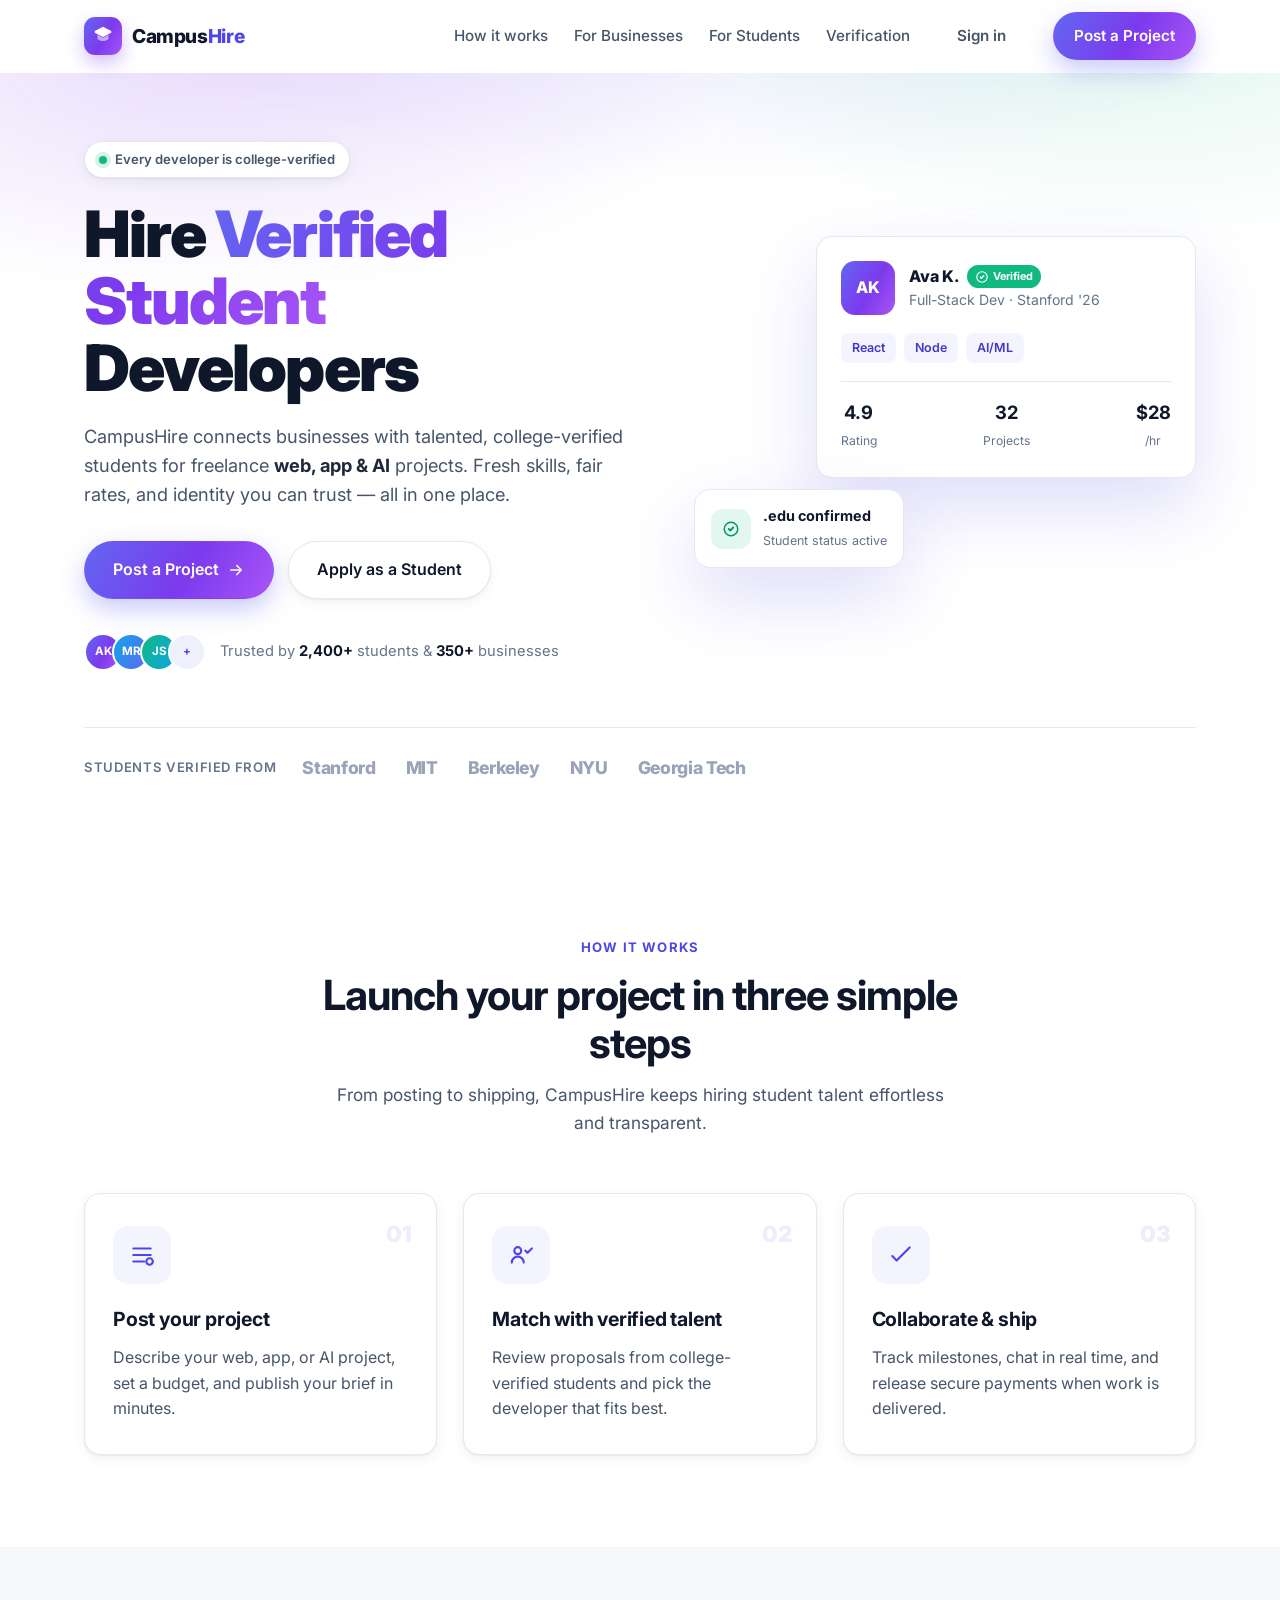
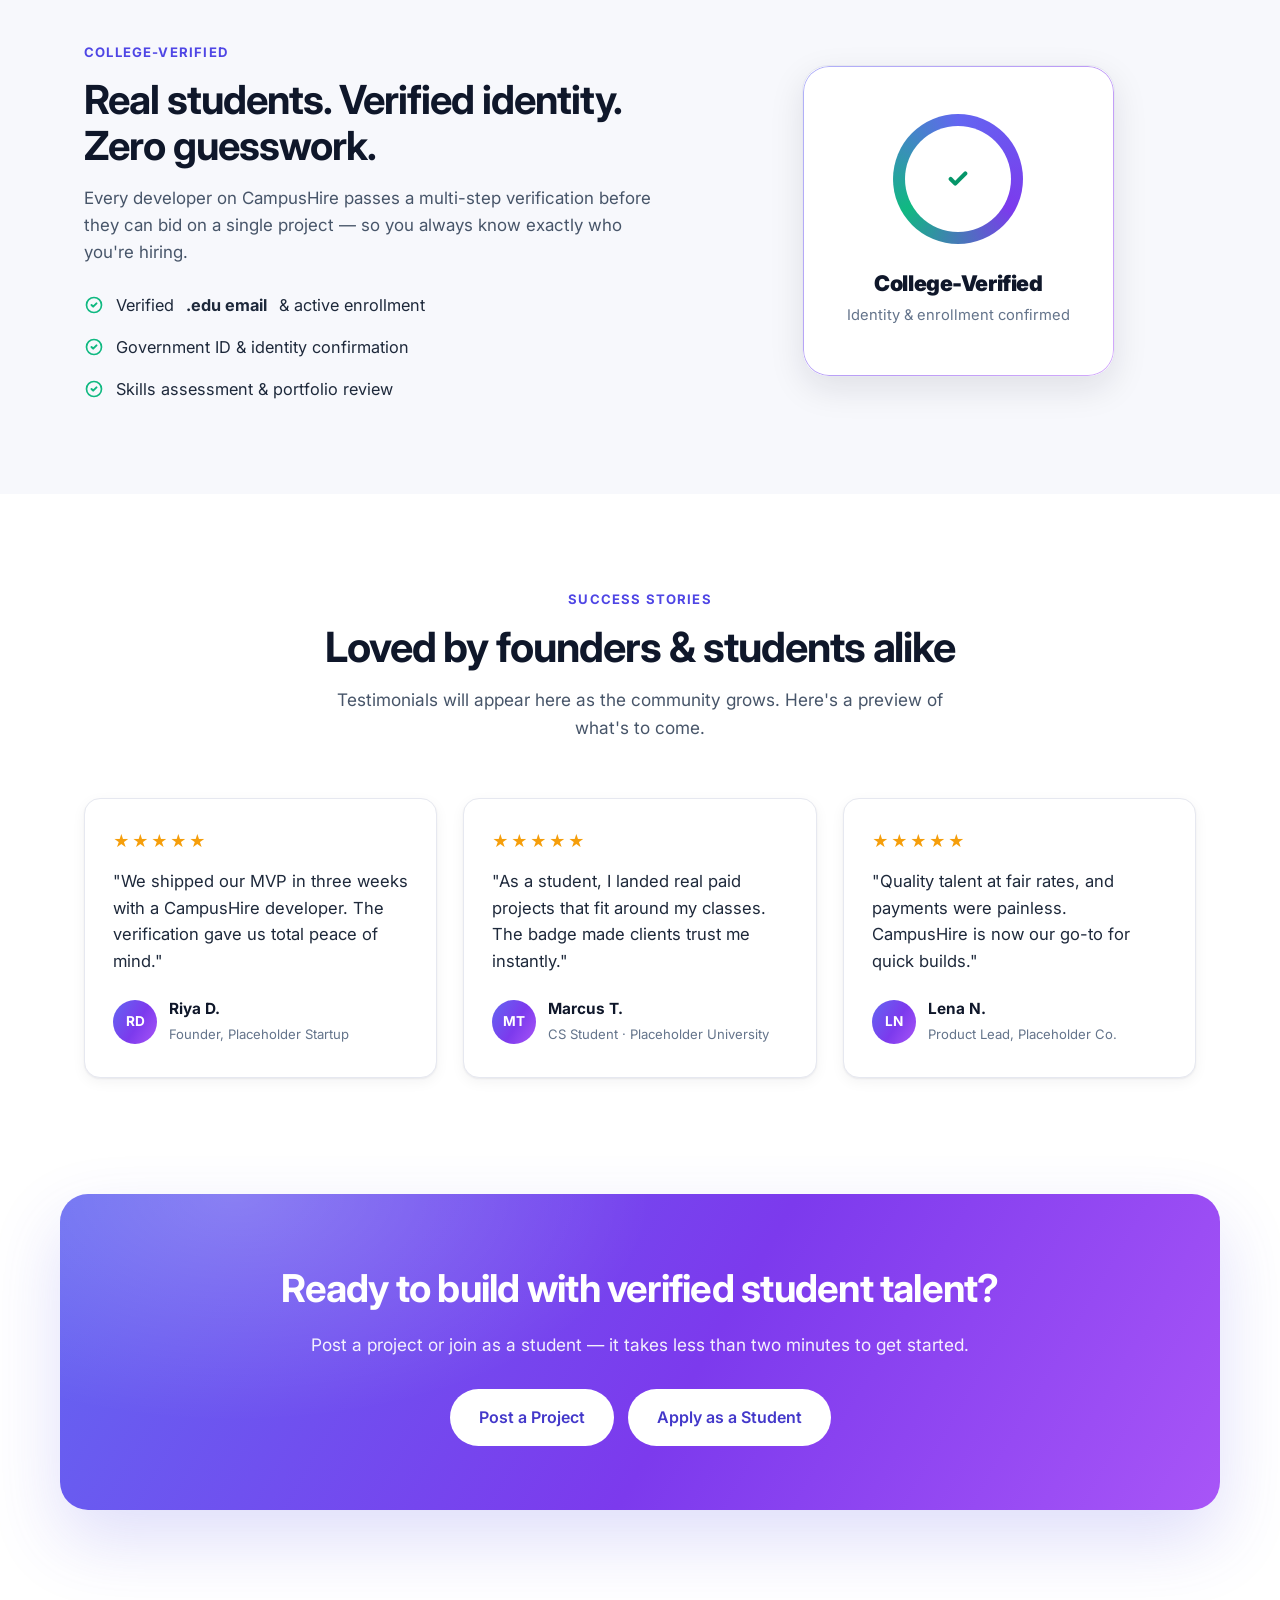
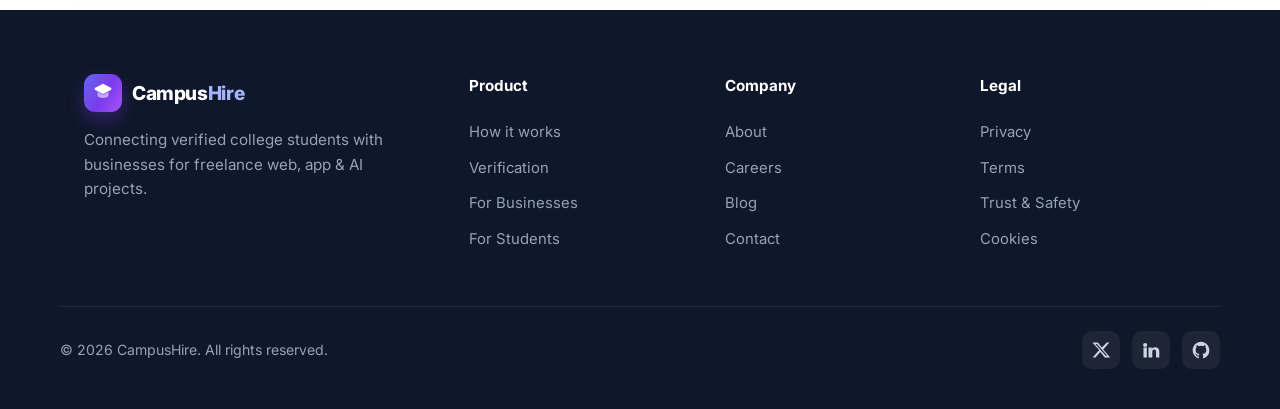
<file: index.html>
<!DOCTYPE html>
<html lang="en">
<head>
  <meta charset="UTF-8" />
  <meta name="viewport" content="width=device-width, initial-scale=1.0" />
  <meta name="description" content="CampusHire connects verified college student developers with businesses for freelance web, app, and AI projects." />
  <title>CampusHire — Hire Verified Student Developers</title>
  <link rel="preconnect" href="https://fonts.googleapis.com" />
  <link rel="preconnect" href="https://fonts.gstatic.com" crossorigin />
  <link href="https://fonts.googleapis.com/css2?family=Inter:wght@400;500;600;700;800;900&display=swap" rel="stylesheet" />
  <link rel="stylesheet" href="styles.css" />
</head>
<body>

  <!-- ============ NAVBAR ============ -->
  <header class="nav" id="nav">
    <div class="container nav__inner">
      <a href="#" class="brand" aria-label="CampusHire home">
        <span class="brand__mark">
          <svg width="22" height="22" viewBox="0 0 24 24" fill="none" aria-hidden="true">
            <path d="M12 2 3 6.5v2L12 13l9-4.5v-2L12 2Z" fill="currentColor"/>
            <path d="M6 10.5v4.2c0 .6.35 1.15.9 1.42C8.5 16.9 10.2 17.5 12 17.5s3.5-.6 5.1-1.38c.55-.27.9-.82.9-1.42v-4.2L12 14l-6-3.5Z" fill="currentColor" opacity=".55"/>
          </svg>
        </span>
        <span class="brand__name">Campus<span>Hire</span></span>
      </a>

      <nav class="nav__links" id="navLinks" aria-label="Primary">
        <a href="#how">How it works</a>
        <a href="businesses.html">For Businesses</a>
        <a href="students.html">For Students</a>
        <a href="#verified">Verification</a>
        <a href="#" class="btn btn--ghost">Sign in</a>
        <a href="businesses.html" class="btn btn--primary">Post a Project</a>
      </nav>

      <button class="nav__toggle" id="navToggle" aria-label="Toggle menu" aria-expanded="false">
        <span></span><span></span><span></span>
      </button>
    </div>
  </header>

  <main>
    <!-- ============ HERO ============ -->
    <section class="hero">
      <div class="hero__glow" aria-hidden="true"></div>
      <div class="container hero__inner">
        <div class="hero__copy">
          <span class="pill">
            <span class="pill__dot"></span>
            Every developer is college-verified
          </span>
          <h1 class="hero__title">
            Hire <span class="grad">Verified Student</span> Developers
          </h1>
          <p class="hero__sub">
            CampusHire connects businesses with talented, college-verified students for
            freelance <strong>web, app &amp; AI</strong> projects. Fresh skills, fair rates,
            and identity you can trust — all in one place.
          </p>
          <div class="hero__cta">
            <a href="#cta" class="btn btn--primary btn--lg">
              Post a Project
              <svg width="18" height="18" viewBox="0 0 24 24" fill="none" aria-hidden="true"><path d="M5 12h14M13 6l6 6-6 6" stroke="currentColor" stroke-width="2" stroke-linecap="round" stroke-linejoin="round"/></svg>
            </a>
            <a href="#cta" class="btn btn--outline btn--lg">Apply as a Student</a>
          </div>
          <div class="hero__proof">
            <div class="avatars" aria-hidden="true">
              <span>AK</span><span>MR</span><span>JS</span><span>+</span>
            </div>
            <p>Trusted by <strong>2,400+</strong> students &amp; <strong>350+</strong> businesses</p>
          </div>
        </div>

        <!-- Hero visual / mock profile card -->
        <div class="hero__visual" aria-hidden="true">
          <div class="mockcard mockcard--main">
            <div class="mockcard__head">
              <div class="mockcard__avatar">AK</div>
              <div>
                <div class="mockcard__name">
                  Ava K.
                  <span class="verified">
                    <svg width="14" height="14" viewBox="0 0 24 24" fill="none"><path d="m9 12 2 2 4-4" stroke="#fff" stroke-width="2.4" stroke-linecap="round" stroke-linejoin="round"/><circle cx="12" cy="12" r="9" stroke="#fff" stroke-width="2"/></svg>
                    Verified
                  </span>
                </div>
                <div class="mockcard__role">Full-Stack Dev · Stanford '26</div>
              </div>
            </div>
            <div class="mockcard__tags">
              <span>React</span><span>Node</span><span>AI/ML</span>
            </div>
            <div class="mockcard__stats">
              <div><strong>4.9</strong><small>Rating</small></div>
              <div><strong>32</strong><small>Projects</small></div>
              <div><strong>$28</strong><small>/hr</small></div>
            </div>
          </div>
          <div class="mockcard mockcard--float">
            <div class="mockcard__badge">
              <svg width="18" height="18" viewBox="0 0 24 24" fill="none"><path d="m9 12 2 2 4-4" stroke="currentColor" stroke-width="2.4" stroke-linecap="round" stroke-linejoin="round"/><circle cx="12" cy="12" r="9" stroke="currentColor" stroke-width="2"/></svg>
            </div>
            <div>
              <strong>.edu confirmed</strong>
              <small>Student status active</small>
            </div>
          </div>
        </div>
      </div>

      <!-- Logo strip -->
      <div class="container">
        <div class="logostrip">
          <span>Students verified from</span>
          <div class="logostrip__list">
            <span>Stanford</span><span>MIT</span><span>Berkeley</span><span>NYU</span><span>Georgia Tech</span>
          </div>
        </div>
      </div>
    </section>

    <!-- ============ HOW IT WORKS ============ -->
    <section class="section" id="how">
      <div class="container">
        <div class="section__head">
          <span class="eyebrow">How it works</span>
          <h2>Launch your project in three simple steps</h2>
          <p>From posting to shipping, CampusHire keeps hiring student talent effortless and transparent.</p>
        </div>

        <div class="steps">
          <article class="step">
            <span class="step__num">01</span>
            <div class="step__icon">
              <svg width="26" height="26" viewBox="0 0 24 24" fill="none"><path d="M4 6h16M4 12h16M4 18h10" stroke="currentColor" stroke-width="2" stroke-linecap="round"/><circle cx="19" cy="18" r="3" stroke="currentColor" stroke-width="2"/></svg>
            </div>
            <h3>Post your project</h3>
            <p>Describe your web, app, or AI project, set a budget, and publish your brief in minutes.</p>
          </article>

          <article class="step">
            <span class="step__num">02</span>
            <div class="step__icon">
              <svg width="26" height="26" viewBox="0 0 24 24" fill="none"><circle cx="9" cy="8" r="3.2" stroke="currentColor" stroke-width="2"/><path d="M3.5 19a5.5 5.5 0 0 1 11 0" stroke="currentColor" stroke-width="2" stroke-linecap="round"/><path d="m16 8 2 2 4-4" stroke="currentColor" stroke-width="2" stroke-linecap="round" stroke-linejoin="round"/></svg>
            </div>
            <h3>Match with verified talent</h3>
            <p>Review proposals from college-verified students and pick the developer that fits best.</p>
          </article>

          <article class="step">
            <span class="step__num">03</span>
            <div class="step__icon">
              <svg width="26" height="26" viewBox="0 0 24 24" fill="none"><path d="M4 13l4 4L20 5" stroke="currentColor" stroke-width="2" stroke-linecap="round" stroke-linejoin="round"/></svg>
            </div>
            <h3>Collaborate &amp; ship</h3>
            <p>Track milestones, chat in real time, and release secure payments when work is delivered.</p>
          </article>
        </div>
      </div>
    </section>

    <!-- ============ TRUST / VERIFICATION ============ -->
    <section class="section section--tint" id="verified">
      <div class="container verify">
        <div class="verify__copy">
          <span class="eyebrow">College-verified</span>
          <h2>Real students. Verified identity. Zero guesswork.</h2>
          <p>Every developer on CampusHire passes a multi-step verification before they can bid on a single project — so you always know exactly who you're hiring.</p>
          <ul class="checklist">
            <li>
              <svg width="20" height="20" viewBox="0 0 24 24" fill="none"><path d="m9 12 2 2 4-4" stroke="currentColor" stroke-width="2.4" stroke-linecap="round" stroke-linejoin="round"/><circle cx="12" cy="12" r="9" stroke="currentColor" stroke-width="2"/></svg>
              Verified <strong>.edu email</strong> &amp; active enrollment
            </li>
            <li>
              <svg width="20" height="20" viewBox="0 0 24 24" fill="none"><path d="m9 12 2 2 4-4" stroke="currentColor" stroke-width="2.4" stroke-linecap="round" stroke-linejoin="round"/><circle cx="12" cy="12" r="9" stroke="currentColor" stroke-width="2"/></svg>
              Government ID &amp; identity confirmation
            </li>
            <li>
              <svg width="20" height="20" viewBox="0 0 24 24" fill="none"><path d="m9 12 2 2 4-4" stroke="currentColor" stroke-width="2.4" stroke-linecap="round" stroke-linejoin="round"/><circle cx="12" cy="12" r="9" stroke="currentColor" stroke-width="2"/></svg>
              Skills assessment &amp; portfolio review
            </li>
          </ul>
        </div>

        <!-- Verified badge concept -->
        <div class="verify__badge">
          <div class="badge">
            <div class="badge__ring">
              <div class="badge__core">
                <svg width="44" height="44" viewBox="0 0 24 24" fill="none"><path d="m8 12 2.5 2.5L16 9" stroke="currentColor" stroke-width="2.2" stroke-linecap="round" stroke-linejoin="round"/></svg>
              </div>
            </div>
            <div class="badge__label">College-Verified</div>
            <div class="badge__sub">Identity &amp; enrollment confirmed</div>
          </div>
        </div>
      </div>
    </section>

    <!-- ============ TESTIMONIALS ============ -->
    <section class="section" id="testimonials">
      <div class="container">
        <div class="section__head">
          <span class="eyebrow">Success stories</span>
          <h2>Loved by founders &amp; students alike</h2>
          <p>Testimonials will appear here as the community grows. Here's a preview of what's to come.</p>
        </div>

        <div class="testimonials">
          <figure class="quote">
            <div class="quote__stars">★★★★★</div>
            <blockquote>"We shipped our MVP in three weeks with a CampusHire developer. The verification gave us total peace of mind."</blockquote>
            <figcaption>
              <span class="quote__avatar">RD</span>
              <span>
                <strong>Riya D.</strong>
                <small>Founder, Placeholder Startup</small>
              </span>
            </figcaption>
          </figure>

          <figure class="quote">
            <div class="quote__stars">★★★★★</div>
            <blockquote>"As a student, I landed real paid projects that fit around my classes. The badge made clients trust me instantly."</blockquote>
            <figcaption>
              <span class="quote__avatar">MT</span>
              <span>
                <strong>Marcus T.</strong>
                <small>CS Student · Placeholder University</small>
              </span>
            </figcaption>
          </figure>

          <figure class="quote">
            <div class="quote__stars">★★★★★</div>
            <blockquote>"Quality talent at fair rates, and payments were painless. CampusHire is now our go-to for quick builds."</blockquote>
            <figcaption>
              <span class="quote__avatar">LN</span>
              <span>
                <strong>Lena N.</strong>
                <small>Product Lead, Placeholder Co.</small>
              </span>
            </figcaption>
          </figure>
        </div>
      </div>
    </section>

    <!-- ============ CTA BAND ============ -->
    <section class="ctaband" id="cta">
      <div class="container ctaband__inner">
        <h2>Ready to build with verified student talent?</h2>
        <p>Post a project or join as a student — it takes less than two minutes to get started.</p>
        <div class="ctaband__buttons">
          <a href="businesses.html" class="btn btn--light btn--lg">Post a Project</a>
          <a href="students.html" class="btn btn--light btn--lg">Apply as a Student</a>
        </div>
      </div>
    </section>
  </main>

  <!-- ============ FOOTER ============ -->
  <footer class="footer">
    <div class="container footer__inner">
      <div class="footer__brand">
        <a href="#" class="brand brand--light">
          <span class="brand__mark">
            <svg width="22" height="22" viewBox="0 0 24 24" fill="none" aria-hidden="true">
              <path d="M12 2 3 6.5v2L12 13l9-4.5v-2L12 2Z" fill="currentColor"/>
              <path d="M6 10.5v4.2c0 .6.35 1.15.9 1.42C8.5 16.9 10.2 17.5 12 17.5s3.5-.6 5.1-1.38c.55-.27.9-.82.9-1.42v-4.2L12 14l-6-3.5Z" fill="currentColor" opacity=".55"/>
            </svg>
          </span>
          <span class="brand__name">Campus<span>Hire</span></span>
        </a>
        <p>Connecting verified college students with businesses for freelance web, app &amp; AI projects.</p>
      </div>

      <nav class="footer__col" aria-label="Product">
        <h4>Product</h4>
        <a href="#how">How it works</a>
        <a href="#verified">Verification</a>
        <a href="businesses.html">For Businesses</a>
        <a href="students.html">For Students</a>
      </nav>

      <nav class="footer__col" aria-label="Company">
        <h4>Company</h4>
        <a href="#">About</a>
        <a href="#">Careers</a>
        <a href="#">Blog</a>
        <a href="#">Contact</a>
      </nav>

      <nav class="footer__col" aria-label="Legal">
        <h4>Legal</h4>
        <a href="#">Privacy</a>
        <a href="#">Terms</a>
        <a href="#">Trust &amp; Safety</a>
        <a href="#">Cookies</a>
      </nav>
    </div>

    <div class="container footer__bottom">
      <p>© <span id="year">2026</span> CampusHire. All rights reserved.</p>
      <div class="footer__social">
        <a href="#" aria-label="Twitter"><svg width="20" height="20" viewBox="0 0 24 24" fill="currentColor"><path d="M18.9 3H22l-7.3 8.3L23 21h-6.6l-5.2-6.6L5.3 21H2l7.8-8.9L1.5 3h6.8l4.7 6.1L18.9 3Zm-1.2 16h1.8L7.1 4.8H5.2L17.7 19Z"/></svg></a>
        <a href="#" aria-label="LinkedIn"><svg width="20" height="20" viewBox="0 0 24 24" fill="currentColor"><path d="M4.98 3.5A2.5 2.5 0 1 1 5 8.5a2.5 2.5 0 0 1 0-5ZM3 9h4v12H3V9Zm6 0h3.8v1.7h.05c.53-1 1.83-2.05 3.76-2.05C20.4 8.65 22 10.6 22 14v7h-4v-6.2c0-1.48-.03-3.38-2.06-3.38-2.06 0-2.38 1.6-2.38 3.27V21H9V9Z"/></svg></a>
        <a href="#" aria-label="GitHub"><svg width="20" height="20" viewBox="0 0 24 24" fill="currentColor"><path d="M12 2C6.48 2 2 6.58 2 12.25c0 4.53 2.87 8.37 6.84 9.73.5.09.68-.22.68-.49v-1.7c-2.78.62-3.37-1.36-3.37-1.36-.46-1.18-1.11-1.5-1.11-1.5-.91-.63.07-.62.07-.62 1 .07 1.53 1.05 1.53 1.05.89 1.56 2.34 1.11 2.91.85.09-.66.35-1.11.63-1.36-2.22-.26-4.56-1.14-4.56-5.05 0-1.12.39-2.03 1.03-2.75-.1-.26-.45-1.3.1-2.71 0 0 .84-.28 2.75 1.05a9.3 9.3 0 0 1 5 0c1.91-1.33 2.75-1.05 2.75-1.05.55 1.41.2 2.45.1 2.71.64.72 1.03 1.63 1.03 2.75 0 3.92-2.34 4.78-4.57 5.04.36.32.68.94.68 1.9v2.82c0 .27.18.59.69.49A10.26 10.26 0 0 0 22 12.25C22 6.58 17.52 2 12 2Z"/></svg></a>
      </div>
    </div>
  </footer>

  <script src="script.js"></script>
</body>
</html>
</file>
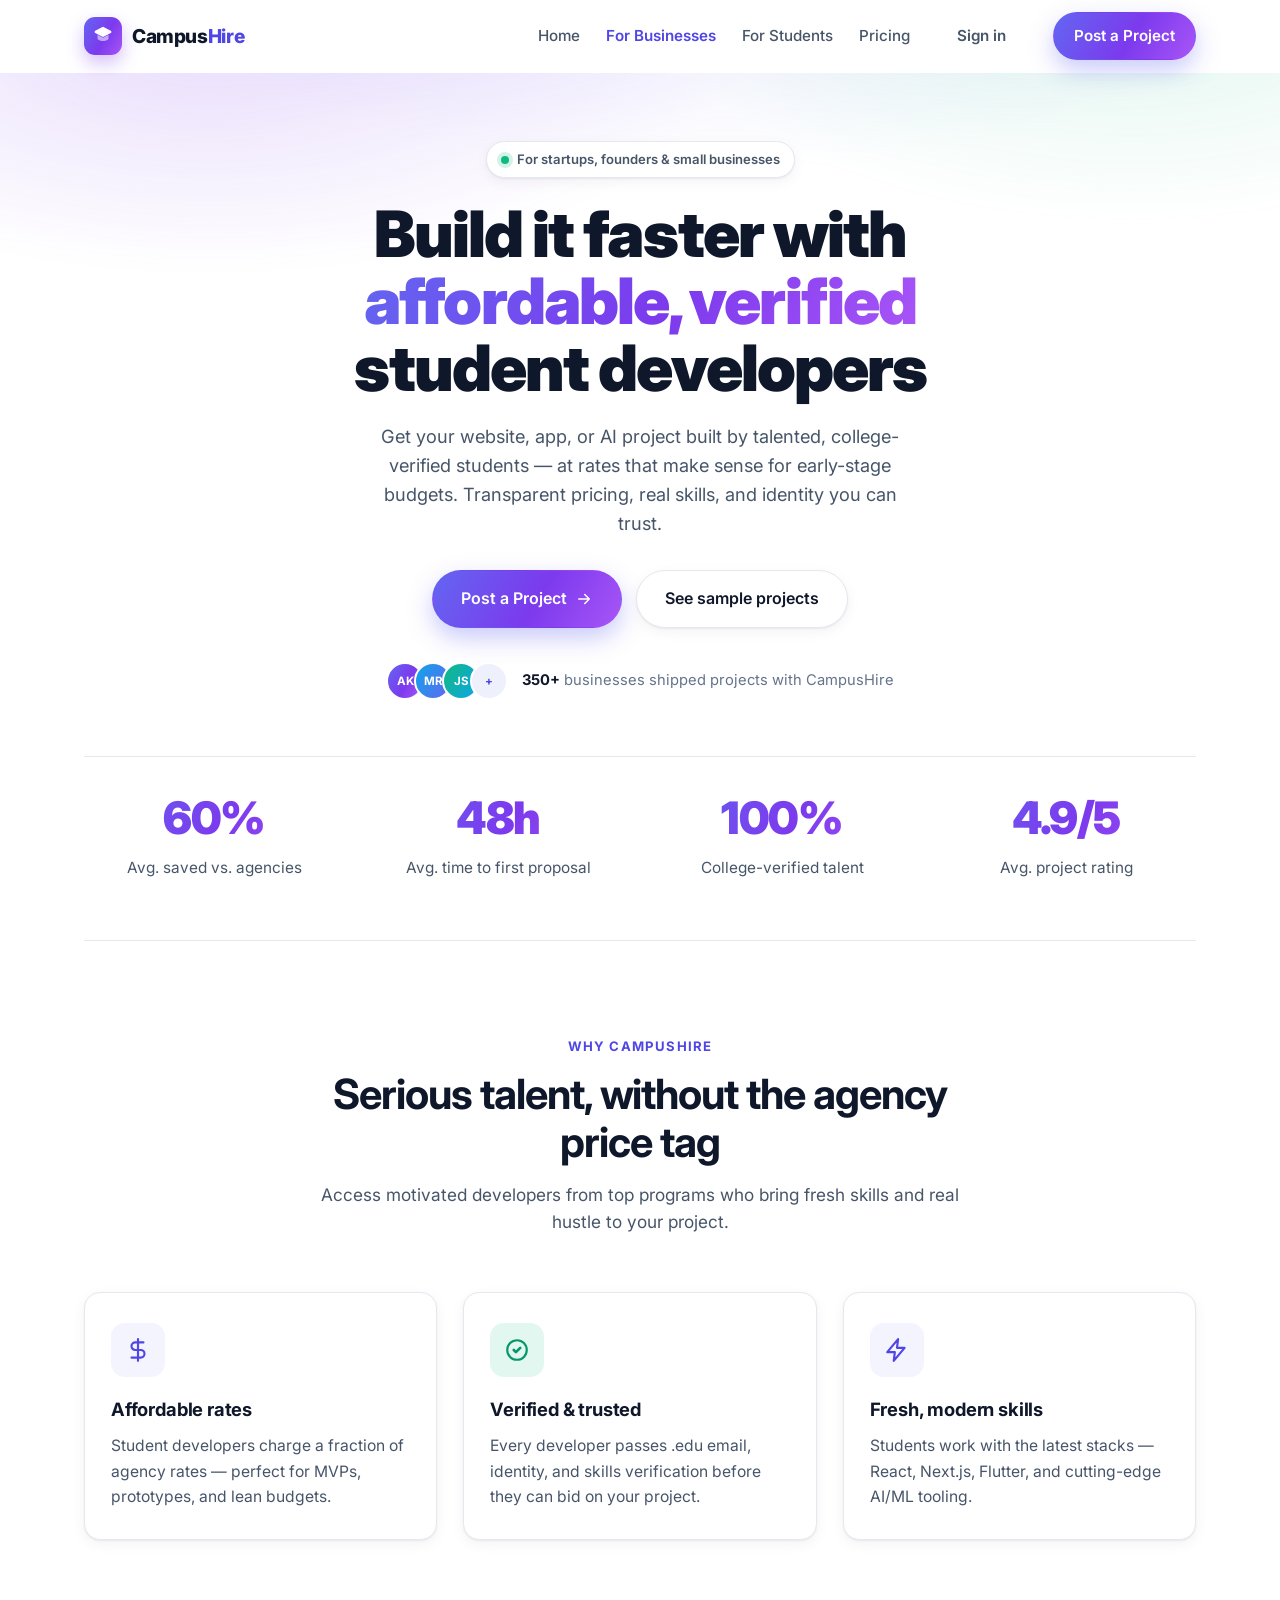
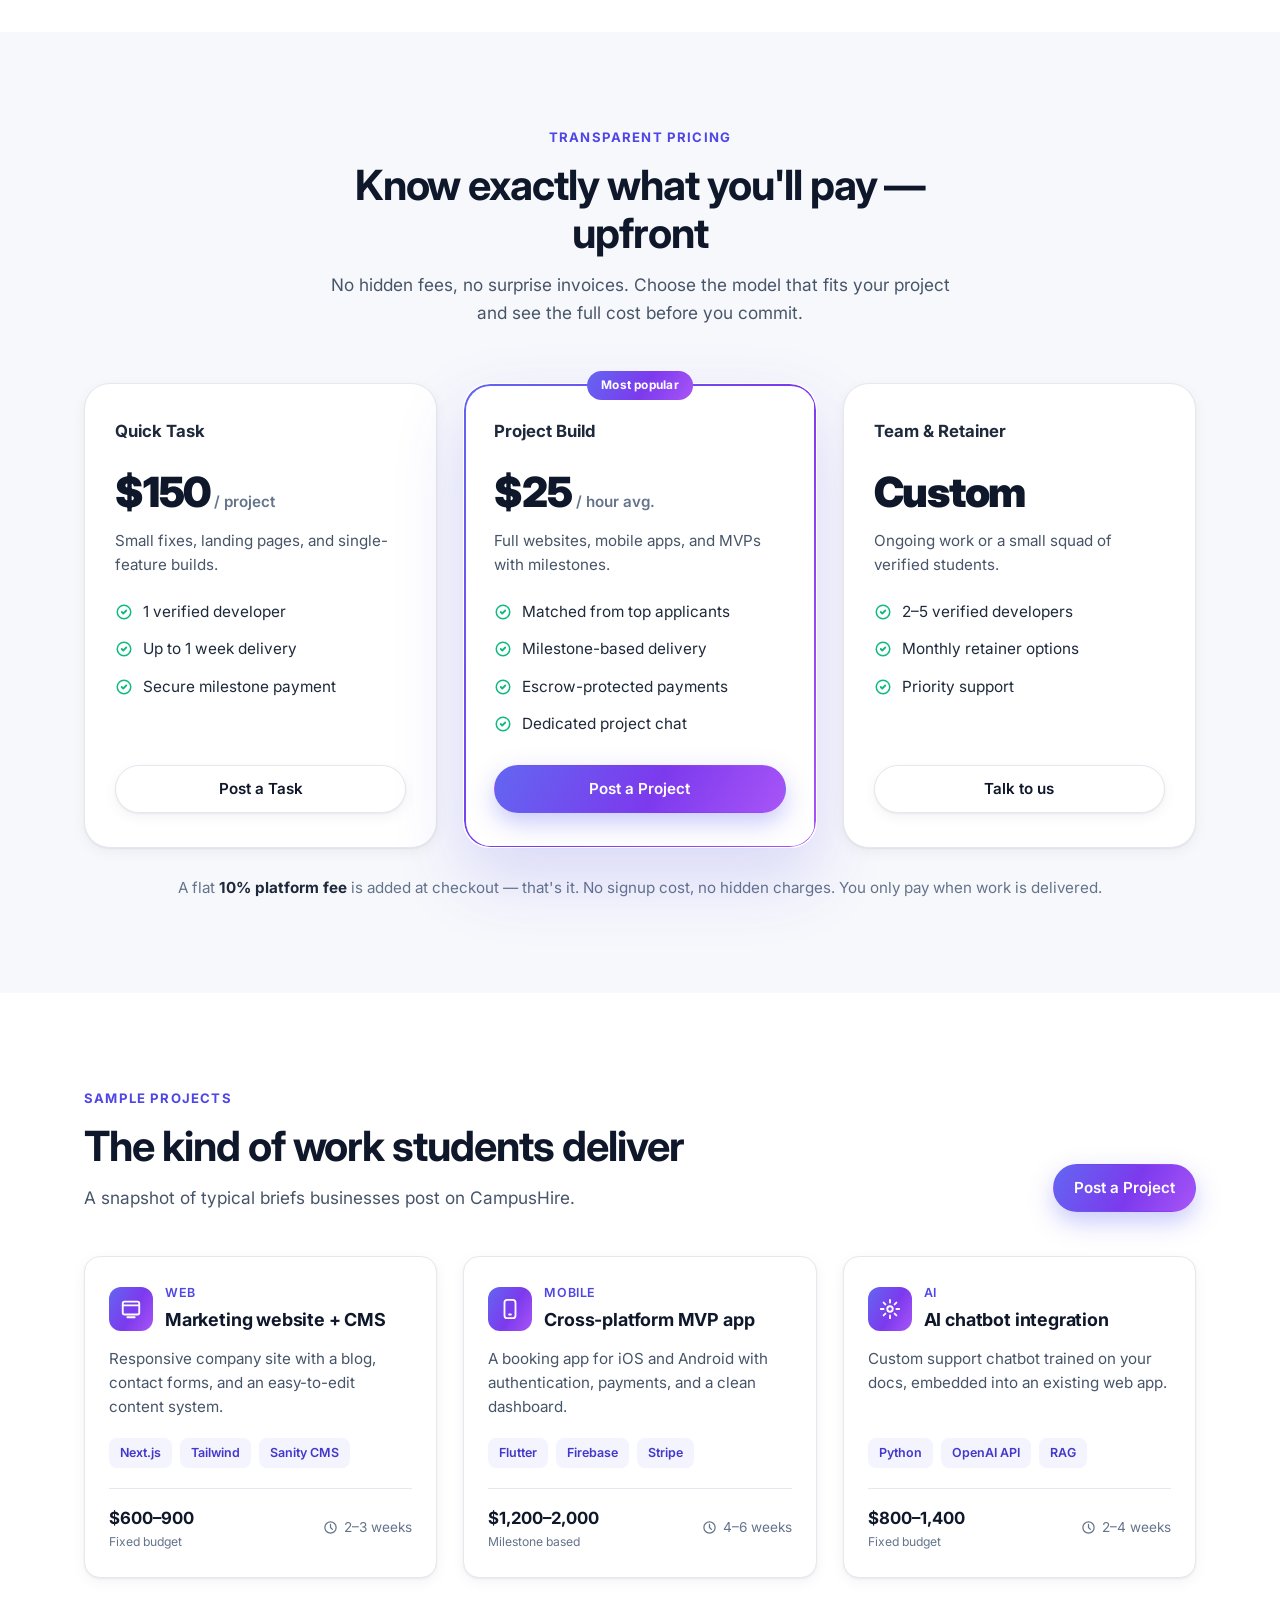
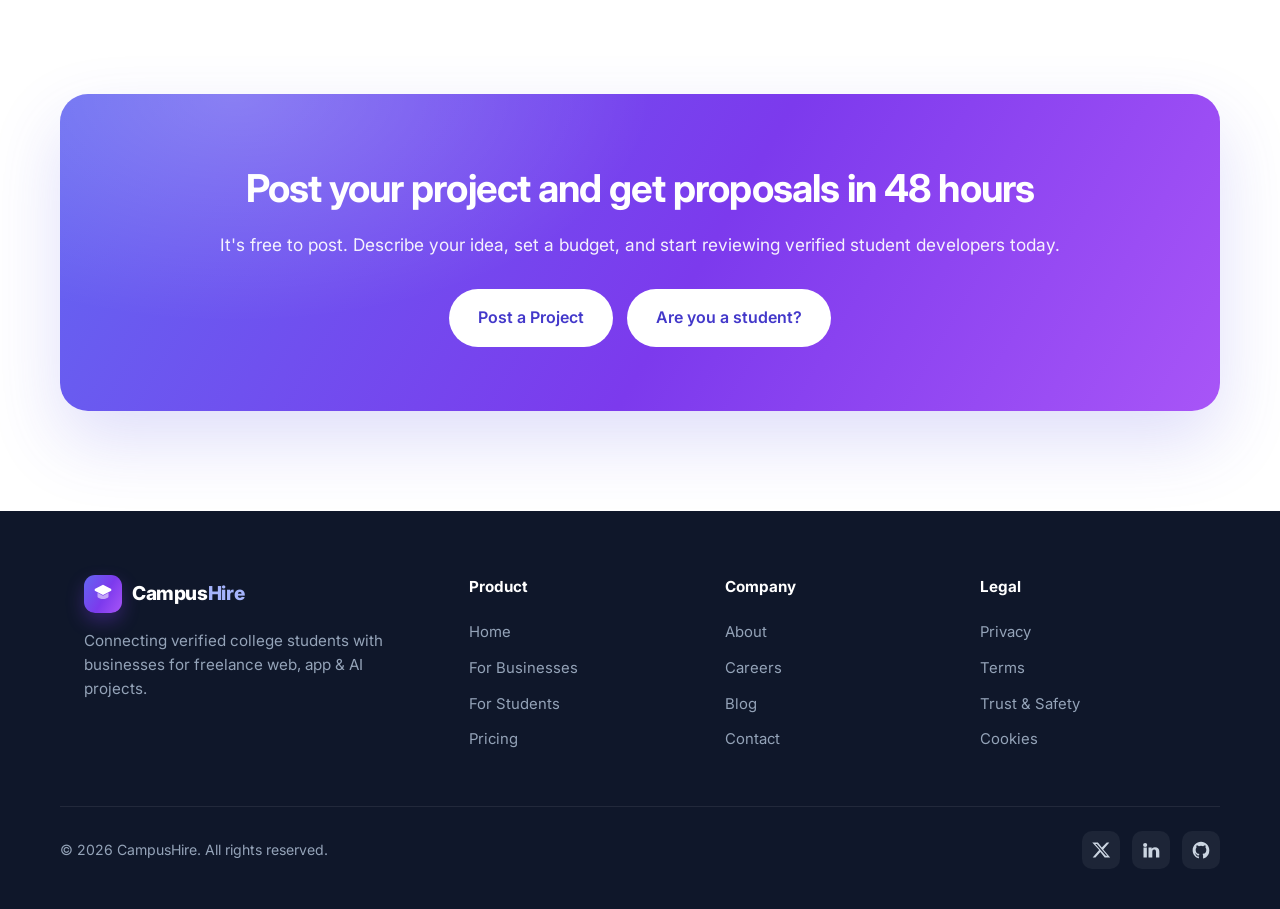
<file: businesses.html>
<!DOCTYPE html>
<html lang="en">
<head>
  <meta charset="UTF-8" />
  <meta name="viewport" content="width=device-width, initial-scale=1.0" />
  <meta name="description" content="Hire affordable, college-verified student developers for your website, app, or AI project. Transparent pricing, no surprises." />
  <title>CampusHire for Businesses — Affordable Verified Student Developers</title>
  <link rel="preconnect" href="https://fonts.googleapis.com" />
  <link rel="preconnect" href="https://fonts.gstatic.com" crossorigin />
  <link href="https://fonts.googleapis.com/css2?family=Inter:wght@400;500;600;700;800;900&display=swap" rel="stylesheet" />
  <link rel="stylesheet" href="styles.css" />
</head>
<body>

  <!-- ============ NAVBAR ============ -->
  <header class="nav" id="nav">
    <div class="container nav__inner">
      <a href="index.html" class="brand" aria-label="CampusHire home">
        <span class="brand__mark">
          <svg width="22" height="22" viewBox="0 0 24 24" fill="none" aria-hidden="true">
            <path d="M12 2 3 6.5v2L12 13l9-4.5v-2L12 2Z" fill="currentColor"/>
            <path d="M6 10.5v4.2c0 .6.35 1.15.9 1.42C8.5 16.9 10.2 17.5 12 17.5s3.5-.6 5.1-1.38c.55-.27.9-.82.9-1.42v-4.2L12 14l-6-3.5Z" fill="currentColor" opacity=".55"/>
          </svg>
        </span>
        <span class="brand__name">Campus<span>Hire</span></span>
      </a>

      <nav class="nav__links" id="navLinks" aria-label="Primary">
        <a href="index.html">Home</a>
        <a href="businesses.html" class="is-active">For Businesses</a>
        <a href="students.html">For Students</a>
        <a href="#pricing">Pricing</a>
        <a href="#" class="btn btn--ghost">Sign in</a>
        <a href="#post" class="btn btn--primary">Post a Project</a>
      </nav>

      <button class="nav__toggle" id="navToggle" aria-label="Toggle menu" aria-expanded="false">
        <span></span><span></span><span></span>
      </button>
    </div>
  </header>

  <main>
    <!-- ============ HERO ============ -->
    <section class="hero hero--center">
      <div class="hero__glow" aria-hidden="true"></div>
      <div class="container hero__inner">
        <div class="hero__copy">
          <span class="pill">
            <span class="pill__dot"></span>
            For startups, founders &amp; small businesses
          </span>
          <h1 class="hero__title">
            Build it faster with <span class="grad">affordable, verified</span> student developers
          </h1>
          <p class="hero__sub">
            Get your website, app, or AI project built by talented, college-verified students —
            at rates that make sense for early-stage budgets. Transparent pricing, real skills,
            and identity you can trust.
          </p>
          <div class="hero__cta">
            <a href="#post" class="btn btn--primary btn--lg">
              Post a Project
              <svg width="18" height="18" viewBox="0 0 24 24" fill="none" aria-hidden="true"><path d="M5 12h14M13 6l6 6-6 6" stroke="currentColor" stroke-width="2" stroke-linecap="round" stroke-linejoin="round"/></svg>
            </a>
            <a href="#projects" class="btn btn--outline btn--lg">See sample projects</a>
          </div>
          <div class="hero__proof">
            <div class="avatars" aria-hidden="true">
              <span>AK</span><span>MR</span><span>JS</span><span>+</span>
            </div>
            <p><strong>350+</strong> businesses shipped projects with CampusHire</p>
          </div>
        </div>
      </div>

      <!-- Stat band -->
      <div class="container">
        <div class="logostrip" style="border-bottom:1px solid var(--line);">
          <div class="stats-band" style="width:100%;">
            <div class="stat"><strong>60%</strong><span>Avg. saved vs. agencies</span></div>
            <div class="stat"><strong>48h</strong><span>Avg. time to first proposal</span></div>
            <div class="stat"><strong>100%</strong><span>College-verified talent</span></div>
            <div class="stat"><strong>4.9/5</strong><span>Avg. project rating</span></div>
          </div>
        </div>
      </div>
    </section>

    <!-- ============ WHY BUSINESSES ============ -->
    <section class="section" id="why">
      <div class="container">
        <div class="section__head">
          <span class="eyebrow">Why CampusHire</span>
          <h2>Serious talent, without the agency price tag</h2>
          <p>Access motivated developers from top programs who bring fresh skills and real hustle to your project.</p>
        </div>

        <div class="features">
          <article class="feature">
            <div class="feature__icon">
              <svg width="26" height="26" viewBox="0 0 24 24" fill="none"><path d="M12 2v20M17 5H9.5a3.5 3.5 0 0 0 0 7h5a3.5 3.5 0 0 1 0 7H6" stroke="currentColor" stroke-width="2" stroke-linecap="round" stroke-linejoin="round"/></svg>
            </div>
            <h3>Affordable rates</h3>
            <p>Student developers charge a fraction of agency rates — perfect for MVPs, prototypes, and lean budgets.</p>
          </article>

          <article class="feature">
            <div class="feature__icon feature__icon--emerald">
              <svg width="26" height="26" viewBox="0 0 24 24" fill="none"><path d="m9 12 2 2 4-4" stroke="currentColor" stroke-width="2.4" stroke-linecap="round" stroke-linejoin="round"/><circle cx="12" cy="12" r="9" stroke="currentColor" stroke-width="2"/></svg>
            </div>
            <h3>Verified &amp; trusted</h3>
            <p>Every developer passes .edu email, identity, and skills verification before they can bid on your project.</p>
          </article>

          <article class="feature">
            <div class="feature__icon">
              <svg width="26" height="26" viewBox="0 0 24 24" fill="none"><path d="M13 2 3 14h7l-1 8 10-12h-7l1-8Z" stroke="currentColor" stroke-width="2" stroke-linecap="round" stroke-linejoin="round"/></svg>
            </div>
            <h3>Fresh, modern skills</h3>
            <p>Students work with the latest stacks — React, Next.js, Flutter, and cutting-edge AI/ML tooling.</p>
          </article>
        </div>
      </div>
    </section>

    <!-- ============ PRICING TRANSPARENCY ============ -->
    <section class="section section--tint" id="pricing">
      <div class="container">
        <div class="section__head">
          <span class="eyebrow">Transparent pricing</span>
          <h2>Know exactly what you'll pay — upfront</h2>
          <p>No hidden fees, no surprise invoices. Choose the model that fits your project and see the full cost before you commit.</p>
        </div>

        <div class="pricing">
          <article class="price-card">
            <div class="price-card__name">Quick Task</div>
            <div class="price-card__price">$150<small> / project</small></div>
            <p class="price-card__desc">Small fixes, landing pages, and single-feature builds.</p>
            <ul class="price-card__list">
              <li><svg width="18" height="18" viewBox="0 0 24 24" fill="none"><path d="m9 12 2 2 4-4" stroke="currentColor" stroke-width="2.4" stroke-linecap="round" stroke-linejoin="round"/><circle cx="12" cy="12" r="9" stroke="currentColor" stroke-width="2"/></svg> 1 verified developer</li>
              <li><svg width="18" height="18" viewBox="0 0 24 24" fill="none"><path d="m9 12 2 2 4-4" stroke="currentColor" stroke-width="2.4" stroke-linecap="round" stroke-linejoin="round"/><circle cx="12" cy="12" r="9" stroke="currentColor" stroke-width="2"/></svg> Up to 1 week delivery</li>
              <li><svg width="18" height="18" viewBox="0 0 24 24" fill="none"><path d="m9 12 2 2 4-4" stroke="currentColor" stroke-width="2.4" stroke-linecap="round" stroke-linejoin="round"/><circle cx="12" cy="12" r="9" stroke="currentColor" stroke-width="2"/></svg> Secure milestone payment</li>
            </ul>
            <a href="#post" class="btn btn--outline">Post a Task</a>
          </article>

          <article class="price-card price-card--featured">
            <span class="price-card__tag">Most popular</span>
            <div class="price-card__name">Project Build</div>
            <div class="price-card__price">$25<small> / hour avg.</small></div>
            <p class="price-card__desc">Full websites, mobile apps, and MVPs with milestones.</p>
            <ul class="price-card__list">
              <li><svg width="18" height="18" viewBox="0 0 24 24" fill="none"><path d="m9 12 2 2 4-4" stroke="currentColor" stroke-width="2.4" stroke-linecap="round" stroke-linejoin="round"/><circle cx="12" cy="12" r="9" stroke="currentColor" stroke-width="2"/></svg> Matched from top applicants</li>
              <li><svg width="18" height="18" viewBox="0 0 24 24" fill="none"><path d="m9 12 2 2 4-4" stroke="currentColor" stroke-width="2.4" stroke-linecap="round" stroke-linejoin="round"/><circle cx="12" cy="12" r="9" stroke="currentColor" stroke-width="2"/></svg> Milestone-based delivery</li>
              <li><svg width="18" height="18" viewBox="0 0 24 24" fill="none"><path d="m9 12 2 2 4-4" stroke="currentColor" stroke-width="2.4" stroke-linecap="round" stroke-linejoin="round"/><circle cx="12" cy="12" r="9" stroke="currentColor" stroke-width="2"/></svg> Escrow-protected payments</li>
              <li><svg width="18" height="18" viewBox="0 0 24 24" fill="none"><path d="m9 12 2 2 4-4" stroke="currentColor" stroke-width="2.4" stroke-linecap="round" stroke-linejoin="round"/><circle cx="12" cy="12" r="9" stroke="currentColor" stroke-width="2"/></svg> Dedicated project chat</li>
            </ul>
            <a href="#post" class="btn btn--primary">Post a Project</a>
          </article>

          <article class="price-card">
            <div class="price-card__name">Team &amp; Retainer</div>
            <div class="price-card__price">Custom</div>
            <p class="price-card__desc">Ongoing work or a small squad of verified students.</p>
            <ul class="price-card__list">
              <li><svg width="18" height="18" viewBox="0 0 24 24" fill="none"><path d="m9 12 2 2 4-4" stroke="currentColor" stroke-width="2.4" stroke-linecap="round" stroke-linejoin="round"/><circle cx="12" cy="12" r="9" stroke="currentColor" stroke-width="2"/></svg> 2–5 verified developers</li>
              <li><svg width="18" height="18" viewBox="0 0 24 24" fill="none"><path d="m9 12 2 2 4-4" stroke="currentColor" stroke-width="2.4" stroke-linecap="round" stroke-linejoin="round"/><circle cx="12" cy="12" r="9" stroke="currentColor" stroke-width="2"/></svg> Monthly retainer options</li>
              <li><svg width="18" height="18" viewBox="0 0 24 24" fill="none"><path d="m9 12 2 2 4-4" stroke="currentColor" stroke-width="2.4" stroke-linecap="round" stroke-linejoin="round"/><circle cx="12" cy="12" r="9" stroke="currentColor" stroke-width="2"/></svg> Priority support</li>
            </ul>
            <a href="#post" class="btn btn--outline">Talk to us</a>
          </article>
        </div>

        <p class="pricing-note">
          A flat <strong>10% platform fee</strong> is added at checkout — that's it. No signup cost, no hidden charges. You only pay when work is delivered.
        </p>
      </div>
    </section>

    <!-- ============ SAMPLE PROJECTS ============ -->
    <section class="section" id="projects">
      <div class="container">
        <div class="headrow">
          <div class="section__head section__head--left">
            <span class="eyebrow">Sample projects</span>
            <h2>The kind of work students deliver</h2>
            <p>A snapshot of typical briefs businesses post on CampusHire.</p>
          </div>
          <a href="#post" class="btn btn--primary">Post a Project</a>
        </div>

        <div class="projects">
          <article class="project-card">
            <div class="project-card__top">
              <div class="project-card__ico">
                <svg width="22" height="22" viewBox="0 0 24 24" fill="none"><rect x="3" y="4" width="18" height="14" rx="2" stroke="currentColor" stroke-width="2"/><path d="M3 8h18M8 21h8" stroke="currentColor" stroke-width="2" stroke-linecap="round"/></svg>
              </div>
              <div>
                <div class="project-card__cat">Web</div>
                <h3>Marketing website + CMS</h3>
              </div>
            </div>
            <p>Responsive company site with a blog, contact forms, and an easy-to-edit content system.</p>
            <div class="tags">
              <span class="tag">Next.js</span><span class="tag">Tailwind</span><span class="tag">Sanity CMS</span>
            </div>
            <div class="project-card__foot">
              <div class="project-card__budget"><strong>$600–900</strong><small>Fixed budget</small></div>
              <span class="project-card__time">
                <svg width="15" height="15" viewBox="0 0 24 24" fill="none"><circle cx="12" cy="12" r="9" stroke="currentColor" stroke-width="2"/><path d="M12 7v5l3 3" stroke="currentColor" stroke-width="2" stroke-linecap="round" stroke-linejoin="round"/></svg>
                2–3 weeks
              </span>
            </div>
          </article>

          <article class="project-card">
            <div class="project-card__top">
              <div class="project-card__ico">
                <svg width="22" height="22" viewBox="0 0 24 24" fill="none"><rect x="6" y="2" width="12" height="20" rx="3" stroke="currentColor" stroke-width="2"/><path d="M11 18h2" stroke="currentColor" stroke-width="2" stroke-linecap="round"/></svg>
              </div>
              <div>
                <div class="project-card__cat">Mobile</div>
                <h3>Cross-platform MVP app</h3>
              </div>
            </div>
            <p>A booking app for iOS and Android with authentication, payments, and a clean dashboard.</p>
            <div class="tags">
              <span class="tag">Flutter</span><span class="tag">Firebase</span><span class="tag">Stripe</span>
            </div>
            <div class="project-card__foot">
              <div class="project-card__budget"><strong>$1,200–2,000</strong><small>Milestone based</small></div>
              <span class="project-card__time">
                <svg width="15" height="15" viewBox="0 0 24 24" fill="none"><circle cx="12" cy="12" r="9" stroke="currentColor" stroke-width="2"/><path d="M12 7v5l3 3" stroke="currentColor" stroke-width="2" stroke-linecap="round" stroke-linejoin="round"/></svg>
                4–6 weeks
              </span>
            </div>
          </article>

          <article class="project-card">
            <div class="project-card__top">
              <div class="project-card__ico">
                <svg width="22" height="22" viewBox="0 0 24 24" fill="none"><circle cx="12" cy="12" r="3" stroke="currentColor" stroke-width="2"/><path d="M12 2v3M12 19v3M2 12h3M19 12h3M5 5l2 2M17 17l2 2M19 5l-2 2M7 17l-2 2" stroke="currentColor" stroke-width="2" stroke-linecap="round"/></svg>
              </div>
              <div>
                <div class="project-card__cat">AI</div>
                <h3>AI chatbot integration</h3>
              </div>
            </div>
            <p>Custom support chatbot trained on your docs, embedded into an existing web app.</p>
            <div class="tags">
              <span class="tag">Python</span><span class="tag">OpenAI API</span><span class="tag">RAG</span>
            </div>
            <div class="project-card__foot">
              <div class="project-card__budget"><strong>$800–1,400</strong><small>Fixed budget</small></div>
              <span class="project-card__time">
                <svg width="15" height="15" viewBox="0 0 24 24" fill="none"><circle cx="12" cy="12" r="9" stroke="currentColor" stroke-width="2"/><path d="M12 7v5l3 3" stroke="currentColor" stroke-width="2" stroke-linecap="round" stroke-linejoin="round"/></svg>
                2–4 weeks
              </span>
            </div>
          </article>
        </div>
      </div>
    </section>

    <!-- ============ FINAL CTA ============ -->
    <section class="ctaband" id="post">
      <div class="container ctaband__inner">
        <h2>Post your project and get proposals in 48 hours</h2>
        <p>It's free to post. Describe your idea, set a budget, and start reviewing verified student developers today.</p>
        <div class="ctaband__buttons">
          <a href="#" class="btn btn--light btn--lg">Post a Project</a>
          <a href="students.html" class="btn btn--light btn--lg">Are you a student?</a>
        </div>
      </div>
    </section>
  </main>

  <!-- ============ FOOTER ============ -->
  <footer class="footer">
    <div class="container footer__inner">
      <div class="footer__brand">
        <a href="index.html" class="brand brand--light">
          <span class="brand__mark">
            <svg width="22" height="22" viewBox="0 0 24 24" fill="none" aria-hidden="true">
              <path d="M12 2 3 6.5v2L12 13l9-4.5v-2L12 2Z" fill="currentColor"/>
              <path d="M6 10.5v4.2c0 .6.35 1.15.9 1.42C8.5 16.9 10.2 17.5 12 17.5s3.5-.6 5.1-1.38c.55-.27.9-.82.9-1.42v-4.2L12 14l-6-3.5Z" fill="currentColor" opacity=".55"/>
            </svg>
          </span>
          <span class="brand__name">Campus<span>Hire</span></span>
        </a>
        <p>Connecting verified college students with businesses for freelance web, app &amp; AI projects.</p>
      </div>

      <nav class="footer__col" aria-label="Product">
        <h4>Product</h4>
        <a href="index.html">Home</a>
        <a href="businesses.html">For Businesses</a>
        <a href="students.html">For Students</a>
        <a href="#pricing">Pricing</a>
      </nav>

      <nav class="footer__col" aria-label="Company">
        <h4>Company</h4>
        <a href="#">About</a>
        <a href="#">Careers</a>
        <a href="#">Blog</a>
        <a href="#">Contact</a>
      </nav>

      <nav class="footer__col" aria-label="Legal">
        <h4>Legal</h4>
        <a href="#">Privacy</a>
        <a href="#">Terms</a>
        <a href="#">Trust &amp; Safety</a>
        <a href="#">Cookies</a>
      </nav>
    </div>

    <div class="container footer__bottom">
      <p>© <span id="year">2026</span> CampusHire. All rights reserved.</p>
      <div class="footer__social">
        <a href="#" aria-label="Twitter"><svg width="20" height="20" viewBox="0 0 24 24" fill="currentColor"><path d="M18.9 3H22l-7.3 8.3L23 21h-6.6l-5.2-6.6L5.3 21H2l7.8-8.9L1.5 3h6.8l4.7 6.1L18.9 3Zm-1.2 16h1.8L7.1 4.8H5.2L17.7 19Z"/></svg></a>
        <a href="#" aria-label="LinkedIn"><svg width="20" height="20" viewBox="0 0 24 24" fill="currentColor"><path d="M4.98 3.5A2.5 2.5 0 1 1 5 8.5a2.5 2.5 0 0 1 0-5ZM3 9h4v12H3V9Zm6 0h3.8v1.7h.05c.53-1 1.83-2.05 3.76-2.05C20.4 8.65 22 10.6 22 14v7h-4v-6.2c0-1.48-.03-3.38-2.06-3.38-2.06 0-2.38 1.6-2.38 3.27V21H9V9Z"/></svg></a>
        <a href="#" aria-label="GitHub"><svg width="20" height="20" viewBox="0 0 24 24" fill="currentColor"><path d="M12 2C6.48 2 2 6.58 2 12.25c0 4.53 2.87 8.37 6.84 9.73.5.09.68-.22.68-.49v-1.7c-2.78.62-3.37-1.36-3.37-1.36-.46-1.18-1.11-1.5-1.11-1.5-.91-.63.07-.62.07-.62 1 .07 1.53 1.05 1.53 1.05.89 1.56 2.34 1.11 2.91.85.09-.66.35-1.11.63-1.36-2.22-.26-4.56-1.14-4.56-5.05 0-1.12.39-2.03 1.03-2.75-.1-.26-.45-1.3.1-2.71 0 0 .84-.28 2.75 1.05a9.3 9.3 0 0 1 5 0c1.91-1.33 2.75-1.05 2.75-1.05.55 1.41.2 2.45.1 2.71.64.72 1.03 1.63 1.03 2.75 0 3.92-2.34 4.78-4.57 5.04.36.32.68.94.68 1.9v2.82c0 .27.18.59.69.49A10.26 10.26 0 0 0 22 12.25C22 6.58 17.52 2 12 2Z"/></svg></a>
      </div>
    </div>
  </footer>

  <script src="script.js"></script>
</body>
</html>
</file>
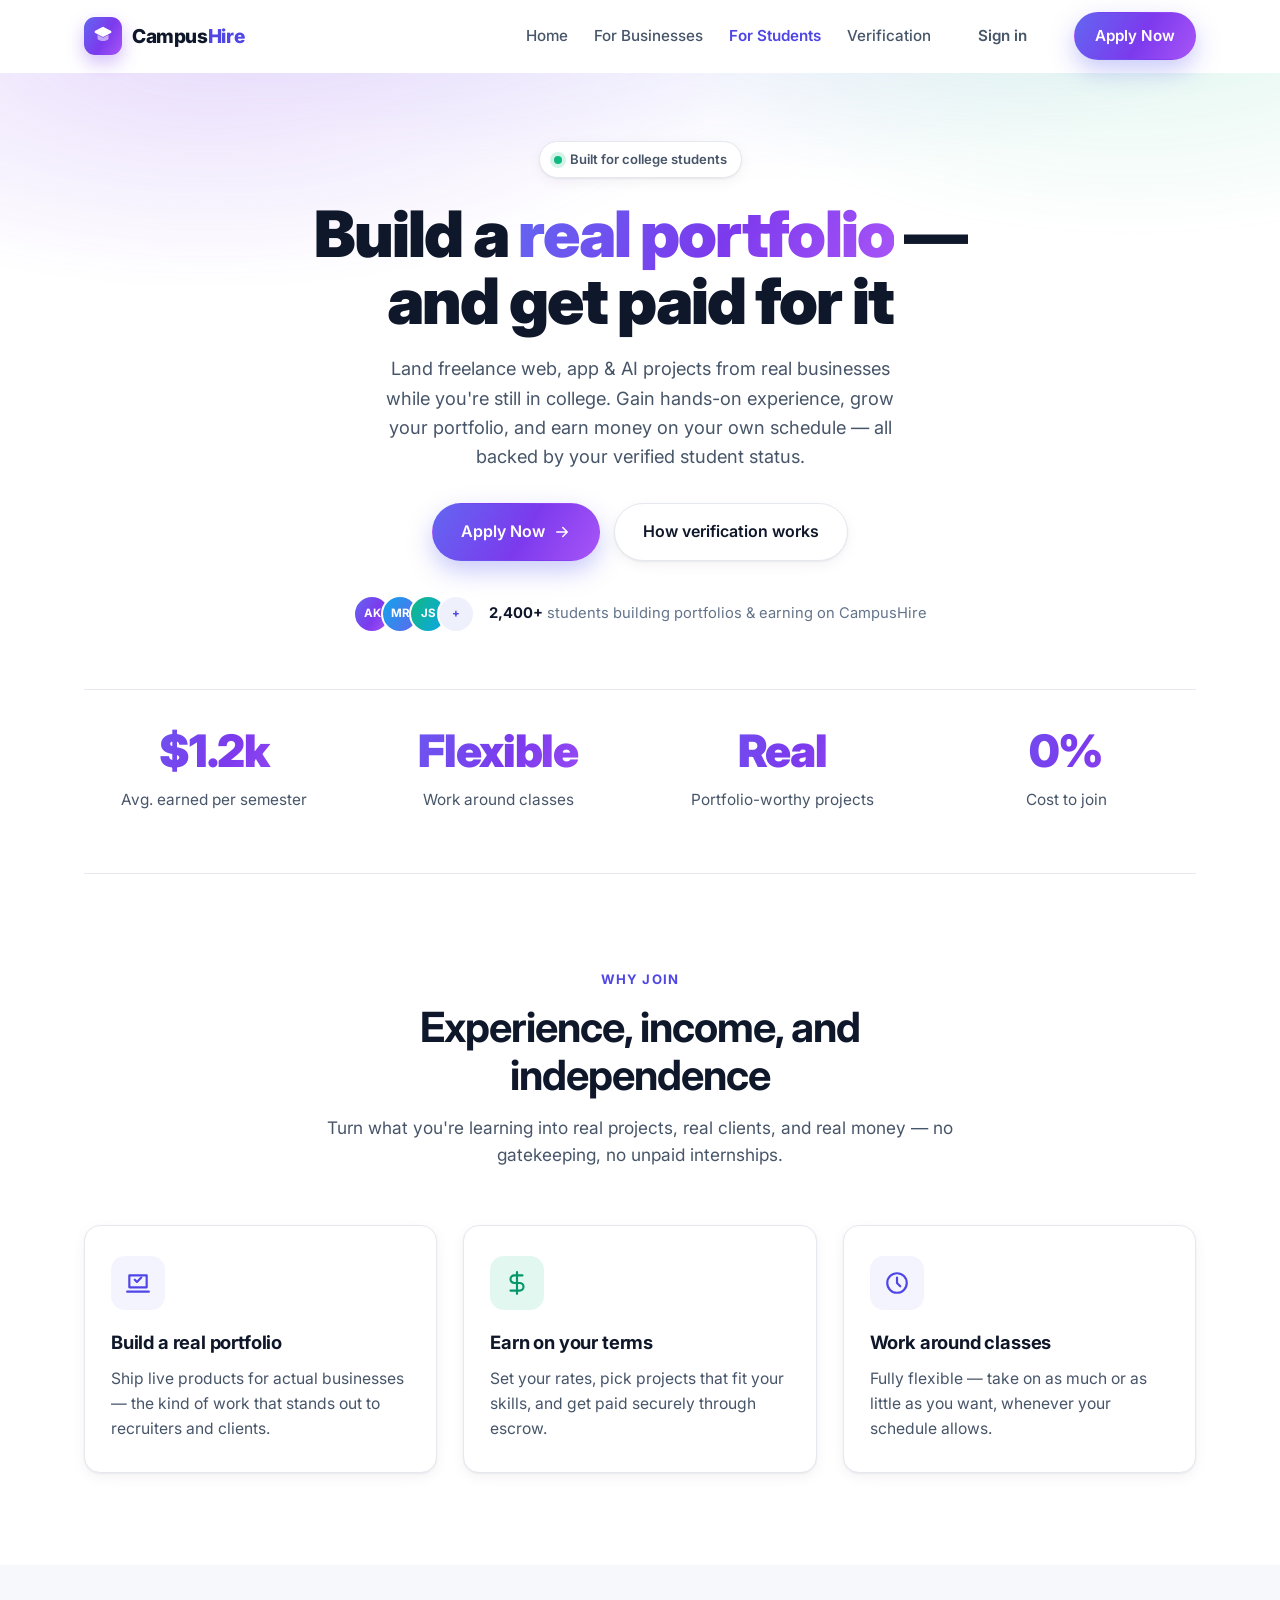
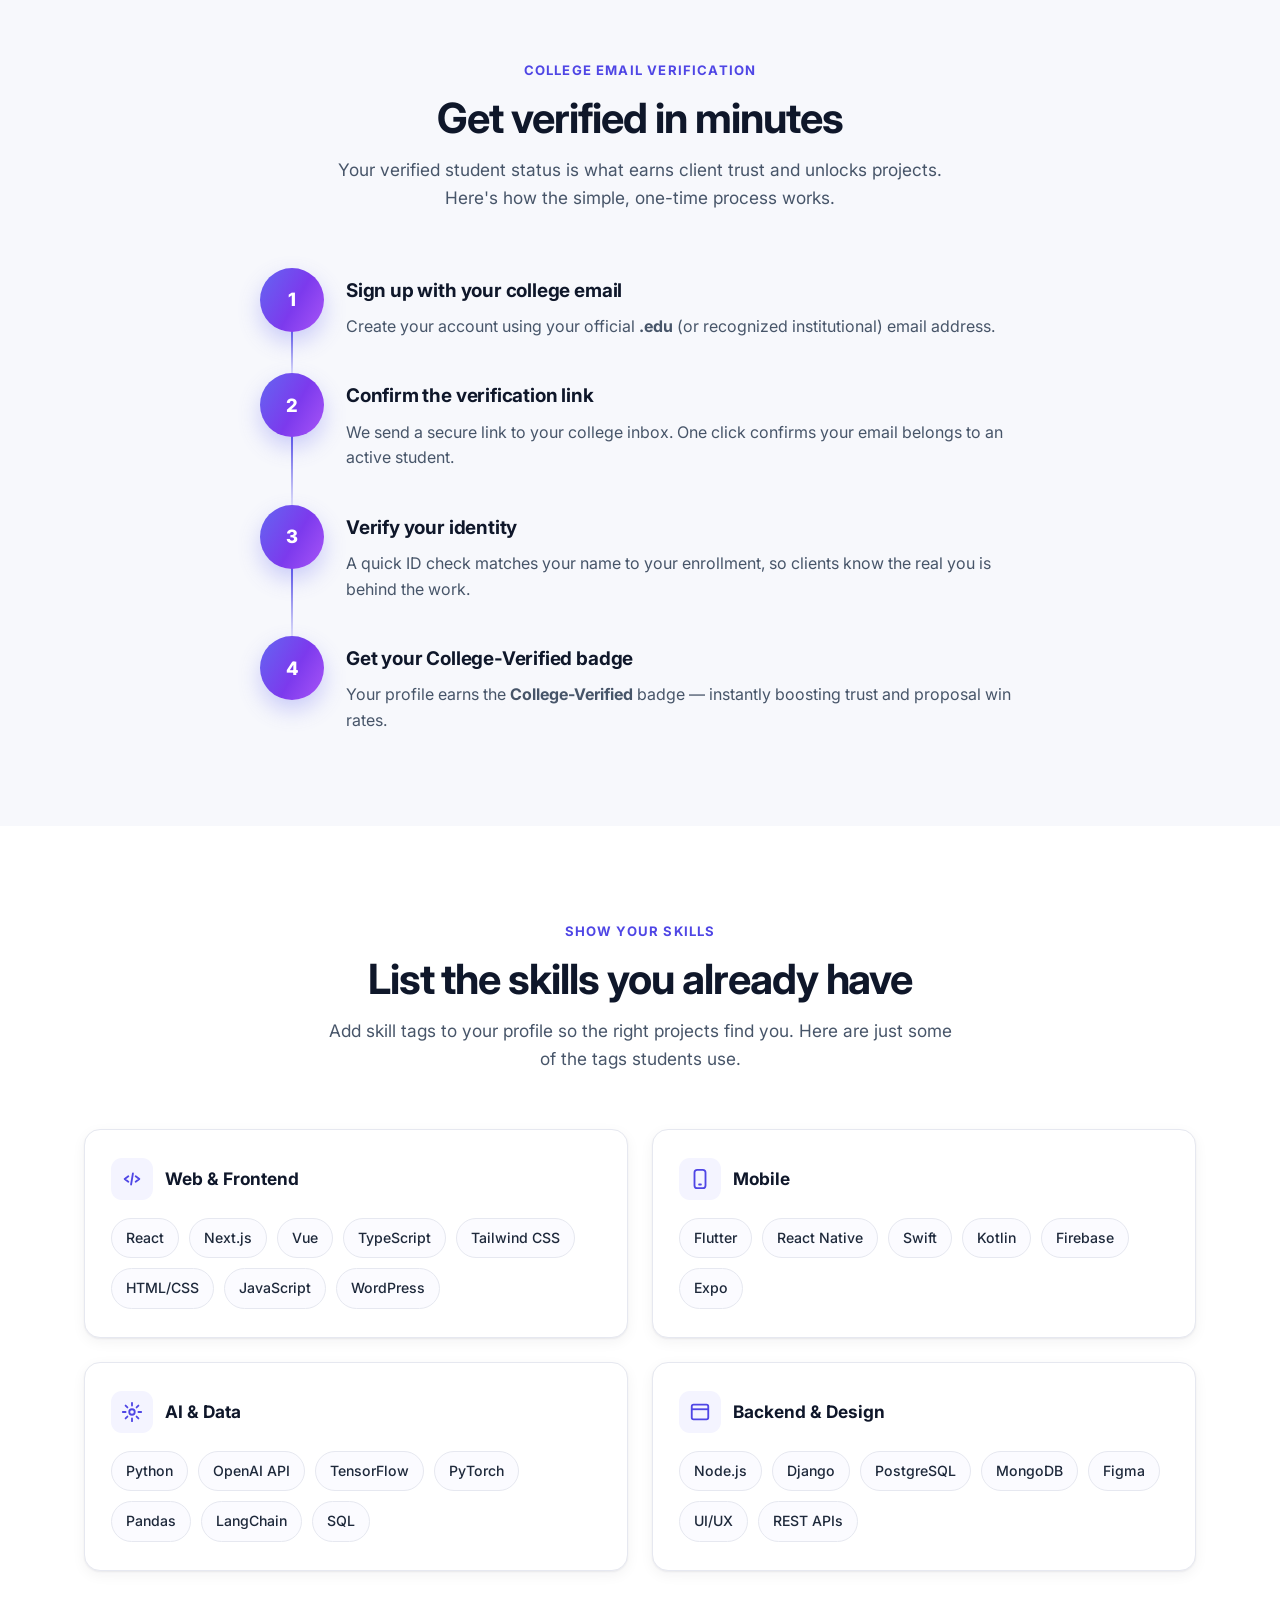
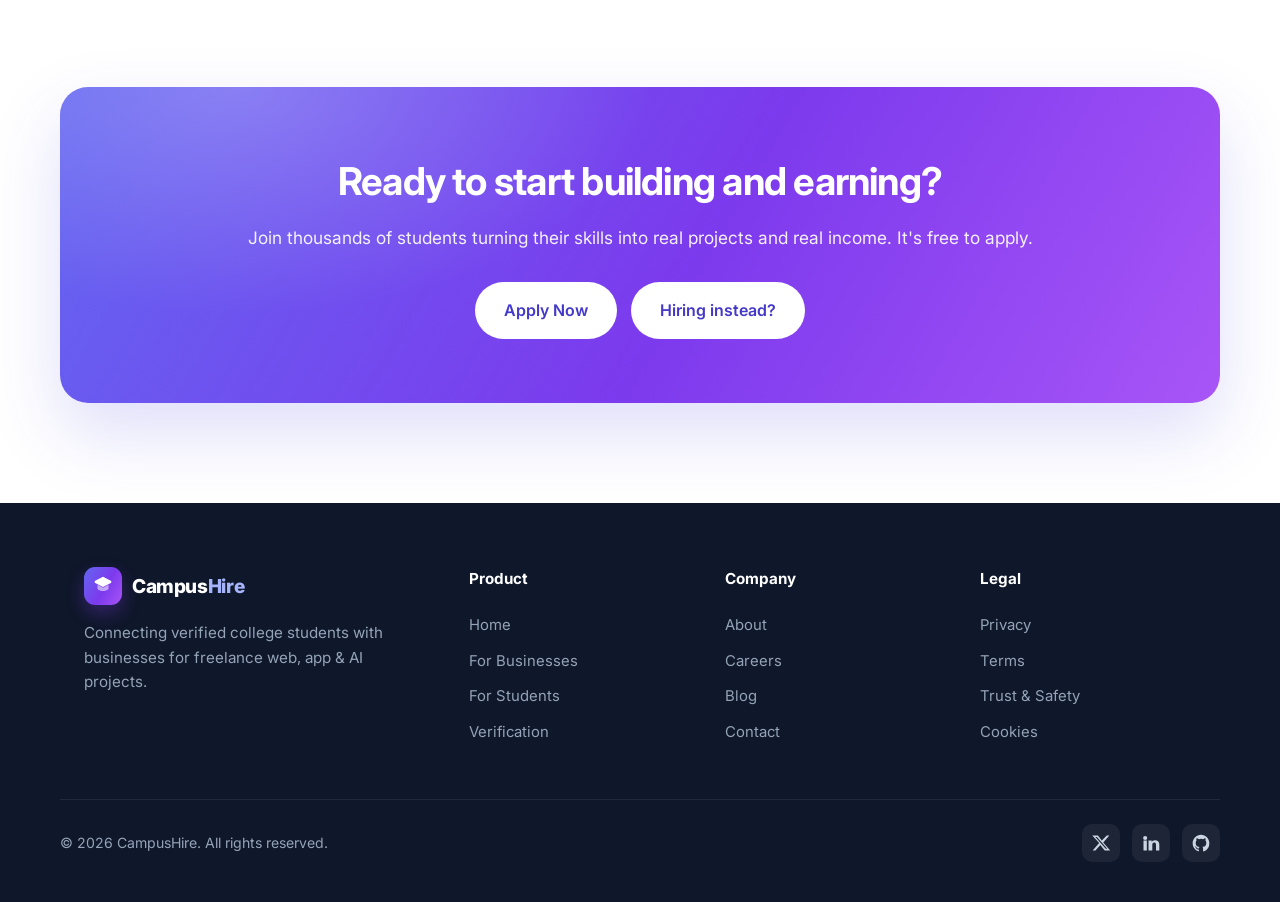
<file: students.html>
<!DOCTYPE html>
<html lang="en">
<head>
  <meta charset="UTF-8" />
  <meta name="viewport" content="width=device-width, initial-scale=1.0" />
  <meta name="description" content="Build a real-world portfolio and earn money as a college student. Get verified with your college email and land freelance web, app & AI projects on CampusHire." />
  <title>CampusHire for Students — Build Your Portfolio &amp; Earn</title>
  <link rel="preconnect" href="https://fonts.googleapis.com" />
  <link rel="preconnect" href="https://fonts.gstatic.com" crossorigin />
  <link href="https://fonts.googleapis.com/css2?family=Inter:wght@400;500;600;700;800;900&display=swap" rel="stylesheet" />
  <link rel="stylesheet" href="styles.css" />
</head>
<body>

  <!-- ============ NAVBAR ============ -->
  <header class="nav" id="nav">
    <div class="container nav__inner">
      <a href="index.html" class="brand" aria-label="CampusHire home">
        <span class="brand__mark">
          <svg width="22" height="22" viewBox="0 0 24 24" fill="none" aria-hidden="true">
            <path d="M12 2 3 6.5v2L12 13l9-4.5v-2L12 2Z" fill="currentColor"/>
            <path d="M6 10.5v4.2c0 .6.35 1.15.9 1.42C8.5 16.9 10.2 17.5 12 17.5s3.5-.6 5.1-1.38c.55-.27.9-.82.9-1.42v-4.2L12 14l-6-3.5Z" fill="currentColor" opacity=".55"/>
          </svg>
        </span>
        <span class="brand__name">Campus<span>Hire</span></span>
      </a>

      <nav class="nav__links" id="navLinks" aria-label="Primary">
        <a href="index.html">Home</a>
        <a href="businesses.html">For Businesses</a>
        <a href="students.html" class="is-active">For Students</a>
        <a href="#verify">Verification</a>
        <a href="#" class="btn btn--ghost">Sign in</a>
        <a href="#apply" class="btn btn--primary">Apply Now</a>
      </nav>

      <button class="nav__toggle" id="navToggle" aria-label="Toggle menu" aria-expanded="false">
        <span></span><span></span><span></span>
      </button>
    </div>
  </header>

  <main>
    <!-- ============ HERO ============ -->
    <section class="hero hero--center">
      <div class="hero__glow" aria-hidden="true"></div>
      <div class="container hero__inner">
        <div class="hero__copy">
          <span class="pill">
            <span class="pill__dot"></span>
            Built for college students
          </span>
          <h1 class="hero__title">
            Build a <span class="grad">real portfolio</span> — and get paid for it
          </h1>
          <p class="hero__sub">
            Land freelance web, app &amp; AI projects from real businesses while you're still in
            college. Gain hands-on experience, grow your portfolio, and earn money on your own
            schedule — all backed by your verified student status.
          </p>
          <div class="hero__cta">
            <a href="#apply" class="btn btn--primary btn--lg">
              Apply Now
              <svg width="18" height="18" viewBox="0 0 24 24" fill="none" aria-hidden="true"><path d="M5 12h14M13 6l6 6-6 6" stroke="currentColor" stroke-width="2" stroke-linecap="round" stroke-linejoin="round"/></svg>
            </a>
            <a href="#verify" class="btn btn--outline btn--lg">How verification works</a>
          </div>
          <div class="hero__proof">
            <div class="avatars" aria-hidden="true">
              <span>AK</span><span>MR</span><span>JS</span><span>+</span>
            </div>
            <p><strong>2,400+</strong> students building portfolios &amp; earning on CampusHire</p>
          </div>
        </div>
      </div>

      <!-- Stat band -->
      <div class="container">
        <div class="logostrip" style="border-bottom:1px solid var(--line);">
          <div class="stats-band" style="width:100%;">
            <div class="stat"><strong>$1.2k</strong><span>Avg. earned per semester</span></div>
            <div class="stat"><strong>Flexible</strong><span>Work around classes</span></div>
            <div class="stat"><strong>Real</strong><span>Portfolio-worthy projects</span></div>
            <div class="stat"><strong>0%</strong><span>Cost to join</span></div>
          </div>
        </div>
      </div>
    </section>

    <!-- ============ WHY STUDENTS ============ -->
    <section class="section" id="why">
      <div class="container">
        <div class="section__head">
          <span class="eyebrow">Why join</span>
          <h2>Experience, income, and independence</h2>
          <p>Turn what you're learning into real projects, real clients, and real money — no gatekeeping, no unpaid internships.</p>
        </div>

        <div class="features">
          <article class="feature">
            <div class="feature__icon">
              <svg width="26" height="26" viewBox="0 0 24 24" fill="none"><path d="M4 5h16v11H4z" stroke="currentColor" stroke-width="2" stroke-linejoin="round"/><path d="M2 20h20M9 9l2 2 4-4" stroke="currentColor" stroke-width="2" stroke-linecap="round" stroke-linejoin="round"/></svg>
            </div>
            <h3>Build a real portfolio</h3>
            <p>Ship live products for actual businesses — the kind of work that stands out to recruiters and clients.</p>
          </article>

          <article class="feature">
            <div class="feature__icon feature__icon--emerald">
              <svg width="26" height="26" viewBox="0 0 24 24" fill="none"><path d="M12 2v20M17 5H9.5a3.5 3.5 0 0 0 0 7h5a3.5 3.5 0 0 1 0 7H6" stroke="currentColor" stroke-width="2" stroke-linecap="round" stroke-linejoin="round"/></svg>
            </div>
            <h3>Earn on your terms</h3>
            <p>Set your rates, pick projects that fit your skills, and get paid securely through escrow.</p>
          </article>

          <article class="feature">
            <div class="feature__icon">
              <svg width="26" height="26" viewBox="0 0 24 24" fill="none"><circle cx="12" cy="12" r="9" stroke="currentColor" stroke-width="2"/><path d="M12 7v5l3 3" stroke="currentColor" stroke-width="2" stroke-linecap="round" stroke-linejoin="round"/></svg>
            </div>
            <h3>Work around classes</h3>
            <p>Fully flexible — take on as much or as little as you want, whenever your schedule allows.</p>
          </article>
        </div>
      </div>
    </section>

    <!-- ============ VERIFICATION PROCESS ============ -->
    <section class="section section--tint" id="verify">
      <div class="container">
        <div class="section__head">
          <span class="eyebrow">College email verification</span>
          <h2>Get verified in minutes</h2>
          <p>Your verified student status is what earns client trust and unlocks projects. Here's how the simple, one-time process works.</p>
        </div>

        <div class="vsteps">
          <div class="vstep">
            <div class="vstep__num">1</div>
            <div class="vstep__body">
              <h3>Sign up with your college email</h3>
              <p>Create your account using your official <strong>.edu</strong> (or recognized institutional) email address.</p>
            </div>
          </div>

          <div class="vstep">
            <div class="vstep__num">2</div>
            <div class="vstep__body">
              <h3>Confirm the verification link</h3>
              <p>We send a secure link to your college inbox. One click confirms your email belongs to an active student.</p>
            </div>
          </div>

          <div class="vstep">
            <div class="vstep__num">3</div>
            <div class="vstep__body">
              <h3>Verify your identity</h3>
              <p>A quick ID check matches your name to your enrollment, so clients know the real you is behind the work.</p>
            </div>
          </div>

          <div class="vstep">
            <div class="vstep__num">4</div>
            <div class="vstep__body">
              <h3>Get your College-Verified badge</h3>
              <p>Your profile earns the <strong>College-Verified</strong> badge — instantly boosting trust and proposal win rates.</p>
            </div>
          </div>
        </div>
      </div>
    </section>

    <!-- ============ SKILL TAGS ============ -->
    <section class="section" id="skills">
      <div class="container">
        <div class="section__head">
          <span class="eyebrow">Show your skills</span>
          <h2>List the skills you already have</h2>
          <p>Add skill tags to your profile so the right projects find you. Here are just some of the tags students use.</p>
        </div>

        <div class="skillgroups">
          <div class="skillgroup">
            <div class="skillgroup__head">
              <div class="skillgroup__ico">
                <svg width="22" height="22" viewBox="0 0 24 24" fill="none"><path d="m8 9-4 3 4 3M16 9l4 3-4 3M13 6l-2 12" stroke="currentColor" stroke-width="2" stroke-linecap="round" stroke-linejoin="round"/></svg>
              </div>
              <h3>Web &amp; Frontend</h3>
            </div>
            <div class="skillcloud">
              <span>React</span><span>Next.js</span><span>Vue</span><span>TypeScript</span>
              <span>Tailwind CSS</span><span>HTML/CSS</span><span>JavaScript</span><span>WordPress</span>
            </div>
          </div>

          <div class="skillgroup">
            <div class="skillgroup__head">
              <div class="skillgroup__ico">
                <svg width="22" height="22" viewBox="0 0 24 24" fill="none"><rect x="6" y="2" width="12" height="20" rx="3" stroke="currentColor" stroke-width="2"/><path d="M11 18h2" stroke="currentColor" stroke-width="2" stroke-linecap="round"/></svg>
              </div>
              <h3>Mobile</h3>
            </div>
            <div class="skillcloud">
              <span>Flutter</span><span>React Native</span><span>Swift</span><span>Kotlin</span>
              <span>Firebase</span><span>Expo</span>
            </div>
          </div>

          <div class="skillgroup">
            <div class="skillgroup__head">
              <div class="skillgroup__ico">
                <svg width="22" height="22" viewBox="0 0 24 24" fill="none"><circle cx="12" cy="12" r="3" stroke="currentColor" stroke-width="2"/><path d="M12 2v3M12 19v3M2 12h3M19 12h3M5 5l2 2M17 17l2 2M19 5l-2 2M7 17l-2 2" stroke="currentColor" stroke-width="2" stroke-linecap="round"/></svg>
              </div>
              <h3>AI &amp; Data</h3>
            </div>
            <div class="skillcloud">
              <span>Python</span><span>OpenAI API</span><span>TensorFlow</span><span>PyTorch</span>
              <span>Pandas</span><span>LangChain</span><span>SQL</span>
            </div>
          </div>

          <div class="skillgroup">
            <div class="skillgroup__head">
              <div class="skillgroup__ico">
                <svg width="22" height="22" viewBox="0 0 24 24" fill="none"><rect x="3" y="4" width="18" height="16" rx="2" stroke="currentColor" stroke-width="2"/><path d="M3 9h18" stroke="currentColor" stroke-width="2"/></svg>
              </div>
              <h3>Backend &amp; Design</h3>
            </div>
            <div class="skillcloud">
              <span>Node.js</span><span>Django</span><span>PostgreSQL</span><span>MongoDB</span>
              <span>Figma</span><span>UI/UX</span><span>REST APIs</span>
            </div>
          </div>
        </div>
      </div>
    </section>

    <!-- ============ FINAL CTA ============ -->
    <section class="ctaband" id="apply">
      <div class="container ctaband__inner">
        <h2>Ready to start building and earning?</h2>
        <p>Join thousands of students turning their skills into real projects and real income. It's free to apply.</p>
        <div class="ctaband__buttons">
          <a href="#" class="btn btn--light btn--lg">Apply Now</a>
          <a href="businesses.html" class="btn btn--light btn--lg">Hiring instead?</a>
        </div>
      </div>
    </section>
  </main>

  <!-- ============ FOOTER ============ -->
  <footer class="footer">
    <div class="container footer__inner">
      <div class="footer__brand">
        <a href="index.html" class="brand brand--light">
          <span class="brand__mark">
            <svg width="22" height="22" viewBox="0 0 24 24" fill="none" aria-hidden="true">
              <path d="M12 2 3 6.5v2L12 13l9-4.5v-2L12 2Z" fill="currentColor"/>
              <path d="M6 10.5v4.2c0 .6.35 1.15.9 1.42C8.5 16.9 10.2 17.5 12 17.5s3.5-.6 5.1-1.38c.55-.27.9-.82.9-1.42v-4.2L12 14l-6-3.5Z" fill="currentColor" opacity=".55"/>
            </svg>
          </span>
          <span class="brand__name">Campus<span>Hire</span></span>
        </a>
        <p>Connecting verified college students with businesses for freelance web, app &amp; AI projects.</p>
      </div>

      <nav class="footer__col" aria-label="Product">
        <h4>Product</h4>
        <a href="index.html">Home</a>
        <a href="businesses.html">For Businesses</a>
        <a href="students.html">For Students</a>
        <a href="#verify">Verification</a>
      </nav>

      <nav class="footer__col" aria-label="Company">
        <h4>Company</h4>
        <a href="#">About</a>
        <a href="#">Careers</a>
        <a href="#">Blog</a>
        <a href="#">Contact</a>
      </nav>

      <nav class="footer__col" aria-label="Legal">
        <h4>Legal</h4>
        <a href="#">Privacy</a>
        <a href="#">Terms</a>
        <a href="#">Trust &amp; Safety</a>
        <a href="#">Cookies</a>
      </nav>
    </div>

    <div class="container footer__bottom">
      <p>© <span id="year">2026</span> CampusHire. All rights reserved.</p>
      <div class="footer__social">
        <a href="#" aria-label="Twitter"><svg width="20" height="20" viewBox="0 0 24 24" fill="currentColor"><path d="M18.9 3H22l-7.3 8.3L23 21h-6.6l-5.2-6.6L5.3 21H2l7.8-8.9L1.5 3h6.8l4.7 6.1L18.9 3Zm-1.2 16h1.8L7.1 4.8H5.2L17.7 19Z"/></svg></a>
        <a href="#" aria-label="LinkedIn"><svg width="20" height="20" viewBox="0 0 24 24" fill="currentColor"><path d="M4.98 3.5A2.5 2.5 0 1 1 5 8.5a2.5 2.5 0 0 1 0-5ZM3 9h4v12H3V9Zm6 0h3.8v1.7h.05c.53-1 1.83-2.05 3.76-2.05C20.4 8.65 22 10.6 22 14v7h-4v-6.2c0-1.48-.03-3.38-2.06-3.38-2.06 0-2.38 1.6-2.38 3.27V21H9V9Z"/></svg></a>
        <a href="#" aria-label="GitHub"><svg width="20" height="20" viewBox="0 0 24 24" fill="currentColor"><path d="M12 2C6.48 2 2 6.58 2 12.25c0 4.53 2.87 8.37 6.84 9.73.5.09.68-.22.68-.49v-1.7c-2.78.62-3.37-1.36-3.37-1.36-.46-1.18-1.11-1.5-1.11-1.5-.91-.63.07-.62.07-.62 1 .07 1.53 1.05 1.53 1.05.89 1.56 2.34 1.11 2.91.85.09-.66.35-1.11.63-1.36-2.22-.26-4.56-1.14-4.56-5.05 0-1.12.39-2.03 1.03-2.75-.1-.26-.45-1.3.1-2.71 0 0 .84-.28 2.75 1.05a9.3 9.3 0 0 1 5 0c1.91-1.33 2.75-1.05 2.75-1.05.55 1.41.2 2.45.1 2.71.64.72 1.03 1.63 1.03 2.75 0 3.92-2.34 4.78-4.57 5.04.36.32.68.94.68 1.9v2.82c0 .27.18.59.69.49A10.26 10.26 0 0 0 22 12.25C22 6.58 17.52 2 12 2Z"/></svg></a>
      </div>
    </div>
  </footer>

  <script src="script.js"></script>
</body>
</html>
</file>
<file: styles.css>
/* =========================================================
   CampusHire — Landing Page Styles
   Clean, modern SaaS aesthetic · mobile responsive
   ========================================================= */

:root {
  --indigo: #4f46e5;
  --indigo-600: #4338ca;
  --violet: #7c3aed;
  --emerald: #10b981;
  --emerald-600: #059669;

  --ink: #0f172a;
  --ink-2: #1e293b;
  --slate: #475569;
  --muted: #64748b;
  --line: #e6e8f0;
  --bg: #ffffff;
  --bg-soft: #f7f8fc;
  --tint: #f4f4ff;

  --radius: 16px;
  --radius-sm: 12px;
  --radius-lg: 26px;
  --shadow-sm: 0 1px 2px rgba(15, 23, 42, .06), 0 4px 14px rgba(15, 23, 42, .05);
  --shadow-md: 0 12px 34px rgba(15, 23, 42, .10);
  --shadow-lg: 0 30px 70px rgba(79, 70, 229, .18);

  --grad: linear-gradient(120deg, #6366f1, #7c3aed 55%, #a855f7);
  --maxw: 1160px;
}

* { box-sizing: border-box; margin: 0; padding: 0; }

html { scroll-behavior: smooth; }

body {
  font-family: "Inter", system-ui, -apple-system, Segoe UI, Roboto, sans-serif;
  color: var(--ink);
  background: var(--bg);
  line-height: 1.6;
  -webkit-font-smoothing: antialiased;
  text-rendering: optimizeLegibility;
}

img, svg { display: block; }
a { color: inherit; text-decoration: none; }

.container {
  width: 100%;
  max-width: var(--maxw);
  margin-inline: auto;
  padding-inline: 24px;
}

/* ---------- Buttons ---------- */
.btn {
  display: inline-flex;
  align-items: center;
  justify-content: center;
  gap: 8px;
  font-weight: 600;
  font-size: .95rem;
  padding: 11px 20px;
  border-radius: 999px;
  border: 1px solid transparent;
  cursor: pointer;
  transition: transform .18s ease, box-shadow .18s ease, background .18s ease, color .18s ease, border-color .18s ease;
  white-space: nowrap;
}
.btn--lg { padding: 15px 28px; font-size: 1rem; }
.btn--primary {
  background: var(--grad);
  color: #fff;
  box-shadow: 0 10px 24px rgba(99, 102, 241, .35);
}
.btn--primary:hover { transform: translateY(-2px); box-shadow: 0 16px 34px rgba(99, 102, 241, .42); }
.btn--outline {
  background: #fff;
  color: var(--ink);
  border-color: var(--line);
  box-shadow: var(--shadow-sm);
}
.btn--outline:hover { transform: translateY(-2px); border-color: #cdd0e6; }
.btn--ghost { background: transparent; color: var(--slate); }
.btn--ghost:hover { color: var(--ink); }
.btn--light { background: #fff; color: var(--indigo-600); }
.btn--light:hover { transform: translateY(-2px); box-shadow: 0 16px 34px rgba(0,0,0,.16); }

/* ---------- Brand ---------- */
.brand { display: inline-flex; align-items: center; gap: 10px; font-weight: 800; }
.brand__mark {
  display: grid; place-items: center;
  width: 38px; height: 38px;
  border-radius: 11px;
  background: var(--grad);
  color: #fff;
  box-shadow: 0 8px 18px rgba(124, 58, 237, .32);
}
.brand__name { font-size: 1.2rem; letter-spacing: -.02em; }
.brand__name span { color: var(--indigo); }
.brand--light .brand__name, .brand--light { color: #fff; }
.brand--light .brand__name span { color: #a5b4fc; }

/* ---------- Navbar ---------- */
.nav {
  position: sticky; top: 0; z-index: 50;
  background: rgba(255, 255, 255, .8);
  backdrop-filter: saturate(160%) blur(14px);
  border-bottom: 1px solid transparent;
  transition: border-color .25s ease, box-shadow .25s ease;
}
.nav.is-scrolled { border-color: var(--line); box-shadow: var(--shadow-sm); }
.nav__inner { display: flex; align-items: center; justify-content: space-between; height: 72px; }
.nav__links { display: flex; align-items: center; gap: 26px; }
.nav__links > a:not(.btn) { color: var(--slate); font-weight: 500; font-size: .95rem; }
.nav__links > a:not(.btn):hover { color: var(--ink); }

.nav__toggle {
  display: none;
  flex-direction: column; gap: 5px;
  background: none; border: none; cursor: pointer; padding: 8px;
}
.nav__toggle span {
  width: 24px; height: 2px; background: var(--ink); border-radius: 2px;
  transition: transform .25s ease, opacity .2s ease;
}
.nav__toggle[aria-expanded="true"] span:nth-child(1) { transform: translateY(7px) rotate(45deg); }
.nav__toggle[aria-expanded="true"] span:nth-child(2) { opacity: 0; }
.nav__toggle[aria-expanded="true"] span:nth-child(3) { transform: translateY(-7px) rotate(-45deg); }

/* ---------- Hero ---------- */
.hero { position: relative; overflow: hidden; padding-top: 68px; }
.hero__glow {
  position: absolute; inset: -20% -10% auto -10%; height: 640px; z-index: 0;
  background:
    radial-gradient(50% 55% at 22% 20%, rgba(124, 58, 237, .18), transparent 70%),
    radial-gradient(45% 55% at 82% 12%, rgba(16, 185, 129, .14), transparent 70%),
    radial-gradient(60% 60% at 55% 0%, rgba(99, 102, 241, .16), transparent 70%);
  filter: blur(6px);
  pointer-events: none;
}
.hero__inner {
  position: relative; z-index: 1;
  display: grid; grid-template-columns: 1.05fr .95fr;
  gap: 56px; align-items: center;
  padding-bottom: 56px;
}
.hero__copy { max-width: 600px; }

.pill {
  display: inline-flex; align-items: center; gap: 8px;
  background: #fff; border: 1px solid var(--line);
  color: var(--slate); font-weight: 600; font-size: .82rem;
  padding: 7px 14px; border-radius: 999px; box-shadow: var(--shadow-sm);
}
.pill__dot {
  width: 8px; height: 8px; border-radius: 50%; background: var(--emerald);
  box-shadow: 0 0 0 4px rgba(16, 185, 129, .18);
}

.hero__title {
  margin-top: 22px;
  font-size: clamp(2.4rem, 5.4vw, 4rem);
  line-height: 1.05;
  letter-spacing: -.03em;
  font-weight: 900;
}
.grad {
  background: var(--grad);
  -webkit-background-clip: text; background-clip: text; color: transparent;
}
.hero__sub {
  margin-top: 20px; font-size: 1.14rem; color: var(--slate); max-width: 540px;
}
.hero__sub strong { color: var(--ink-2); }

.hero__cta { display: flex; flex-wrap: wrap; gap: 14px; margin-top: 32px; }

.hero__proof { display: flex; align-items: center; gap: 14px; margin-top: 34px; }
.hero__proof p { color: var(--muted); font-size: .92rem; }
.hero__proof strong { color: var(--ink); }
.avatars { display: flex; }
.avatars span {
  width: 38px; height: 38px; border-radius: 50%;
  display: grid; place-items: center;
  font-size: .72rem; font-weight: 700; color: #fff;
  border: 2px solid #fff; margin-left: -10px;
  background: var(--grad);
}
.avatars span:first-child { margin-left: 0; }
.avatars span:nth-child(2) { background: linear-gradient(120deg, #0ea5e9, #6366f1); }
.avatars span:nth-child(3) { background: linear-gradient(120deg, #10b981, #0ea5e9); }
.avatars span:last-child { background: #eef0fb; color: var(--indigo); }

/* ---------- Hero visual ---------- */
.hero__visual { position: relative; min-height: 340px; }
.mockcard {
  background: #fff; border: 1px solid var(--line);
  border-radius: var(--radius); box-shadow: var(--shadow-lg);
}
.mockcard--main {
  padding: 24px; max-width: 380px; margin-left: auto;
  animation: floatY 6s ease-in-out infinite;
}
.mockcard__head { display: flex; align-items: center; gap: 14px; }
.mockcard__avatar {
  width: 54px; height: 54px; border-radius: 14px; flex-shrink: 0;
  display: grid; place-items: center; color: #fff; font-weight: 800;
  background: var(--grad);
}
.mockcard__name { display: flex; align-items: center; gap: 8px; font-weight: 800; }
.verified {
  display: inline-flex; align-items: center; gap: 4px;
  background: var(--emerald); color: #fff;
  font-size: .68rem; font-weight: 700;
  padding: 3px 8px; border-radius: 999px;
}
.mockcard__role { color: var(--muted); font-size: .88rem; }
.mockcard__tags { display: flex; gap: 8px; margin: 18px 0; flex-wrap: wrap; }
.mockcard__tags span {
  background: var(--tint); color: var(--indigo-600);
  font-size: .78rem; font-weight: 600; padding: 5px 11px; border-radius: 8px;
}
.mockcard__stats { display: flex; justify-content: space-between; border-top: 1px solid var(--line); padding-top: 16px; }
.mockcard__stats div { text-align: center; }
.mockcard__stats strong { display: block; font-size: 1.15rem; }
.mockcard__stats small { color: var(--muted); font-size: .76rem; }

.mockcard--float {
  position: absolute; left: 0; bottom: 8px;
  display: flex; align-items: center; gap: 12px;
  padding: 14px 16px; max-width: 250px;
  animation: floatY 6s ease-in-out infinite 1.2s;
}
.mockcard__badge {
  width: 40px; height: 40px; border-radius: 12px; flex-shrink: 0;
  display: grid; place-items: center;
  background: rgba(16, 185, 129, .12); color: var(--emerald-600);
}
.mockcard--float strong { display: block; font-size: .9rem; }
.mockcard--float small { color: var(--muted); font-size: .78rem; }

@keyframes floatY { 50% { transform: translateY(-12px); } }

/* ---------- Logo strip ---------- */
.logostrip {
  display: flex; align-items: center; gap: 26px; flex-wrap: wrap;
  padding: 26px 0 60px; border-top: 1px solid var(--line);
}
.logostrip > span { color: var(--muted); font-size: .82rem; font-weight: 600; text-transform: uppercase; letter-spacing: .05em; }
.logostrip__list { display: flex; gap: 30px; flex-wrap: wrap; }
.logostrip__list span { color: #9aa3b8; font-weight: 800; font-size: 1.1rem; letter-spacing: -.02em; }

/* ---------- Sections ---------- */
.section { padding: 92px 0; }
.section--tint { background: var(--bg-soft); }
.section__head { max-width: 640px; margin: 0 auto 56px; text-align: center; }
.eyebrow {
  display: inline-block; color: var(--indigo);
  font-weight: 700; font-size: .82rem; text-transform: uppercase; letter-spacing: .09em;
  margin-bottom: 14px;
}
.section__head h2 { font-size: clamp(1.8rem, 3.4vw, 2.6rem); letter-spacing: -.025em; line-height: 1.15; }
.section__head p { margin-top: 14px; color: var(--slate); font-size: 1.08rem; }

/* ---------- How it works ---------- */
.steps { display: grid; grid-template-columns: repeat(3, 1fr); gap: 26px; }
.step {
  position: relative; background: #fff; border: 1px solid var(--line);
  border-radius: var(--radius); padding: 32px 28px;
  box-shadow: var(--shadow-sm);
  transition: transform .22s ease, box-shadow .22s ease, border-color .22s ease;
}
.step:hover { transform: translateY(-6px); box-shadow: var(--shadow-md); border-color: #d9dcf0; }
.step__num {
  position: absolute; top: 22px; right: 24px;
  font-size: 1.4rem; font-weight: 900; color: #eceefb;
}
.step__icon {
  width: 58px; height: 58px; border-radius: 15px;
  display: grid; place-items: center; margin-bottom: 20px;
  background: var(--tint); color: var(--indigo);
}
.step h3 { font-size: 1.22rem; letter-spacing: -.01em; }
.step p { margin-top: 10px; color: var(--slate); }

/* ---------- Verification ---------- */
.verify {
  display: grid; grid-template-columns: 1.1fr .9fr; gap: 56px; align-items: center;
}
.verify__copy h2 { font-size: clamp(1.8rem, 3.2vw, 2.5rem); letter-spacing: -.025em; line-height: 1.15; }
.verify__copy p { margin-top: 16px; color: var(--slate); font-size: 1.06rem; }
.checklist { list-style: none; margin-top: 26px; display: grid; gap: 16px; }
.checklist li { display: flex; align-items: center; gap: 12px; color: var(--ink-2); font-size: 1.02rem; }
.checklist svg { color: var(--emerald); flex-shrink: 0; }

.verify__badge { display: grid; place-items: center; }
.badge {
  position: relative; text-align: center;
  background: #fff; border: 1px solid var(--line);
  border-radius: var(--radius-lg); padding: 48px 44px;
  box-shadow: var(--shadow-md);
}
.badge::before {
  content: ""; position: absolute; inset: 0; border-radius: var(--radius-lg);
  padding: 1px; background: var(--grad);
  -webkit-mask: linear-gradient(#000 0 0) content-box, linear-gradient(#000 0 0);
  -webkit-mask-composite: xor; mask-composite: exclude;
  opacity: .5;
}
.badge__ring {
  width: 130px; height: 130px; border-radius: 50%; margin: 0 auto 22px;
  display: grid; place-items: center;
  background: conic-gradient(from 0deg, #6366f1, #7c3aed, #10b981, #6366f1);
  animation: spin 9s linear infinite;
}
.badge__core {
  width: 106px; height: 106px; border-radius: 50%;
  display: grid; place-items: center;
  background: #fff; color: var(--emerald-600);
}
@keyframes spin { to { transform: rotate(360deg); } }
.badge__label { font-size: 1.35rem; font-weight: 900; letter-spacing: -.02em; }
.badge__sub { color: var(--muted); font-size: .92rem; margin-top: 4px; }

/* ---------- Testimonials ---------- */
.testimonials { display: grid; grid-template-columns: repeat(3, 1fr); gap: 26px; }
.quote {
  background: #fff; border: 1px solid var(--line);
  border-radius: var(--radius); padding: 30px 28px;
  box-shadow: var(--shadow-sm);
  transition: transform .22s ease, box-shadow .22s ease;
}
.quote:hover { transform: translateY(-6px); box-shadow: var(--shadow-md); }
.quote__stars { color: #f59e0b; letter-spacing: 2px; font-size: 1rem; }
.quote blockquote { margin-top: 14px; color: var(--ink-2); font-size: 1.04rem; line-height: 1.6; }
.quote figcaption { display: flex; align-items: center; gap: 12px; margin-top: 22px; }
.quote__avatar {
  width: 44px; height: 44px; border-radius: 50%; flex-shrink: 0;
  display: grid; place-items: center; color: #fff; font-weight: 700; font-size: .85rem;
  background: var(--grad);
}
.quote figcaption strong { display: block; font-size: .96rem; }
.quote figcaption small { color: var(--muted); font-size: .82rem; }

/* ---------- CTA band ---------- */
.ctaband { padding: 24px 0 100px; }
.ctaband__inner {
  position: relative; overflow: hidden;
  background: var(--grad); border-radius: 28px;
  padding: 64px 40px; text-align: center; color: #fff;
  box-shadow: var(--shadow-lg);
}
.ctaband__inner::after {
  content: ""; position: absolute; inset: 0;
  background: radial-gradient(60% 120% at 15% 0%, rgba(255,255,255,.22), transparent 60%);
  pointer-events: none;
}
.ctaband h2 { font-size: clamp(1.7rem, 3.2vw, 2.4rem); letter-spacing: -.02em; position: relative; }
.ctaband p { margin-top: 12px; font-size: 1.08rem; opacity: .92; position: relative; }
.ctaband__buttons { display: flex; flex-wrap: wrap; gap: 14px; justify-content: center; margin-top: 30px; position: relative; }

/* ---------- Footer ---------- */
.footer { background: var(--ink); color: #cbd5e1; padding-top: 64px; }
.footer__inner {
  display: grid; grid-template-columns: 1.6fr 1fr 1fr 1fr; gap: 40px;
  padding-bottom: 48px; border-bottom: 1px solid rgba(255,255,255,.08);
}
.footer__brand p { margin-top: 16px; color: #94a3b8; max-width: 320px; font-size: .95rem; }
.footer__col h4 { color: #fff; font-size: .95rem; margin-bottom: 16px; }
.footer__col a { display: block; color: #94a3b8; padding: 6px 0; font-size: .93rem; transition: color .18s ease; }
.footer__col a:hover { color: #fff; }
.footer__bottom {
  display: flex; align-items: center; justify-content: space-between;
  padding: 24px 0 40px; color: #94a3b8; font-size: .88rem; flex-wrap: wrap; gap: 16px;
}
.footer__social { display: flex; gap: 12px; }
.footer__social a {
  width: 38px; height: 38px; border-radius: 10px;
  display: grid; place-items: center; color: #cbd5e1;
  background: rgba(255,255,255,.06); transition: background .18s ease, color .18s ease, transform .18s ease;
}
.footer__social a:hover { background: var(--indigo); color: #fff; transform: translateY(-2px); }

/* ---------- Reveal on scroll ---------- */
.reveal { opacity: 0; transform: translateY(24px); transition: opacity .6s ease, transform .6s ease; }
.reveal.is-visible { opacity: 1; transform: none; }

/* =========================================================
   Responsive
   ========================================================= */
@media (max-width: 960px) {
  .hero__inner { grid-template-columns: 1fr; gap: 40px; }
  .hero__visual { min-height: 300px; }
  .mockcard--main { margin-left: 0; }
  .verify { grid-template-columns: 1fr; gap: 40px; }
  .verify__copy { text-align: center; }
  .checklist li { justify-content: center; }
  .footer__inner { grid-template-columns: 1fr 1fr; gap: 32px; }
  .footer__brand { grid-column: 1 / -1; }
}

@media (max-width: 760px) {
  /* Mobile nav */
  .nav__toggle { display: flex; }
  .nav__links {
    position: absolute; top: 72px; left: 0; right: 0;
    flex-direction: column; align-items: stretch; gap: 6px;
    background: #fff; border-bottom: 1px solid var(--line);
    padding: 16px 24px 24px; box-shadow: var(--shadow-md);
    transform: translateY(-12px); opacity: 0; pointer-events: none;
    transition: transform .22s ease, opacity .22s ease;
  }
  .nav__links.is-open { transform: none; opacity: 1; pointer-events: auto; }
  .nav__links > a:not(.btn) { padding: 10px 4px; border-bottom: 1px solid var(--line); }
  .nav__links .btn { width: 100%; margin-top: 6px; }

  .steps, .testimonials { grid-template-columns: 1fr; }
  .section { padding: 66px 0; }
  .hero__proof { flex-direction: column; align-items: flex-start; }
}

@media (max-width: 480px) {
  .container { padding-inline: 18px; }
  .footer__inner { grid-template-columns: 1fr; }
  .footer__bottom { flex-direction: column; align-items: flex-start; }
  .hero__cta .btn, .ctaband__buttons .btn { width: 100%; }
  .mockcard--float { position: relative; left: 0; bottom: 0; margin-top: 16px; }
}

@media (prefers-reduced-motion: reduce) {
  * { animation: none !important; scroll-behavior: auto; }
  .reveal { opacity: 1; transform: none; }
}


/* =========================================================
   Sub-page shared helpers (Businesses / Students)
   ========================================================= */

/* Active nav link */
.nav__links a.is-active { color: var(--indigo); font-weight: 600; }

/* Hero variant: single-column centered intro */
.hero--center .hero__inner { grid-template-columns: 1fr; text-align: center; }
.hero--center .hero__copy { max-width: 760px; margin-inline: auto; }
.hero--center .hero__sub { margin-inline: auto; }
.hero--center .hero__cta { justify-content: center; }
.hero--center .hero__proof { justify-content: center; }

/* Section intro that is left-aligned */
.section__head--left { margin-inline: 0; text-align: left; max-width: 720px; }

/* Two-up header row with action on the right */
.headrow {
  display: flex; align-items: flex-end; justify-content: space-between;
  gap: 24px; margin-bottom: 44px; flex-wrap: wrap;
}
.headrow .section__head { margin: 0; text-align: left; }

/* ---------- Feature / benefit cards ---------- */
.features { display: grid; grid-template-columns: repeat(3, 1fr); gap: 26px; }
.feature {
  background: #fff; border: 1px solid var(--line); border-radius: var(--radius);
  padding: 30px 26px; box-shadow: var(--shadow-sm);
  transition: transform .22s ease, box-shadow .22s ease, border-color .22s ease;
}
.feature:hover { transform: translateY(-6px); box-shadow: var(--shadow-md); border-color: #d9dcf0; }
.feature__icon {
  width: 54px; height: 54px; border-radius: 14px; display: grid; place-items: center;
  margin-bottom: 18px; background: var(--tint); color: var(--indigo);
}
.feature__icon--emerald { background: rgba(16,185,129,.12); color: var(--emerald-600); }
.feature h3 { font-size: 1.15rem; letter-spacing: -.01em; }
.feature p { margin-top: 9px; color: var(--slate); font-size: .98rem; }

/* ---------- Pricing ---------- */
.pricing { display: grid; grid-template-columns: repeat(3, 1fr); gap: 26px; align-items: stretch; }
.price-card {
  position: relative; display: flex; flex-direction: column;
  background: #fff; border: 1px solid var(--line); border-radius: var(--radius-lg);
  padding: 34px 30px; box-shadow: var(--shadow-sm);
  transition: transform .22s ease, box-shadow .22s ease;
}
.price-card:hover { transform: translateY(-6px); box-shadow: var(--shadow-md); }
.price-card--featured {
  border-color: transparent;
  box-shadow: var(--shadow-lg);
}
.price-card--featured::before {
  content: ""; position: absolute; inset: 0; border-radius: var(--radius-lg);
  padding: 1.5px; background: var(--grad);
  -webkit-mask: linear-gradient(#000 0 0) content-box, linear-gradient(#000 0 0);
  -webkit-mask-composite: xor; mask-composite: exclude;
}
.price-card__tag {
  position: absolute; top: -13px; left: 50%; transform: translateX(-50%);
  background: var(--grad); color: #fff; font-size: .74rem; font-weight: 700;
  padding: 5px 14px; border-radius: 999px; letter-spacing: .02em; white-space: nowrap;
}
.price-card__name { font-weight: 700; font-size: 1.05rem; color: var(--ink-2); }
.price-card__price { margin: 14px 0 4px; font-size: 2.6rem; font-weight: 900; letter-spacing: -.03em; }
.price-card__price small { font-size: .95rem; font-weight: 600; color: var(--muted); letter-spacing: 0; }
.price-card__desc { color: var(--slate); font-size: .95rem; min-height: 42px; }
.price-card__list { list-style: none; margin: 22px 0 28px; display: grid; gap: 13px; }
.price-card__list li { display: flex; align-items: flex-start; gap: 10px; color: var(--ink-2); font-size: .96rem; }
.price-card__list svg { color: var(--emerald); flex-shrink: 0; margin-top: 3px; }
.price-card .btn { margin-top: auto; width: 100%; }

.pricing-note {
  text-align: center; margin-top: 28px; color: var(--muted); font-size: .95rem;
}
.pricing-note strong { color: var(--ink-2); }

/* ---------- Sample project cards ---------- */
.projects { display: grid; grid-template-columns: repeat(3, 1fr); gap: 26px; }
.project-card {
  display: flex; flex-direction: column;
  background: #fff; border: 1px solid var(--line); border-radius: var(--radius);
  padding: 26px 24px; box-shadow: var(--shadow-sm);
  transition: transform .22s ease, box-shadow .22s ease, border-color .22s ease;
}
.project-card:hover { transform: translateY(-6px); box-shadow: var(--shadow-md); border-color: #d9dcf0; }
.project-card__top { display: flex; align-items: center; gap: 12px; }
.project-card__ico {
  width: 44px; height: 44px; border-radius: 12px; flex-shrink: 0;
  display: grid; place-items: center; color: #fff; background: var(--grad);
}
.project-card__cat { font-size: .78rem; font-weight: 600; color: var(--indigo); text-transform: uppercase; letter-spacing: .05em; }
.project-card h3 { font-size: 1.12rem; margin-top: 3px; letter-spacing: -.01em; }
.project-card p { margin-top: 12px; color: var(--slate); font-size: .95rem; flex-grow: 1; }
.tags { display: flex; flex-wrap: wrap; gap: 8px; margin-top: 18px; }
.tag {
  background: var(--tint); color: var(--indigo-600);
  font-size: .78rem; font-weight: 600; padding: 5px 11px; border-radius: 8px;
}
.project-card__foot {
  display: flex; align-items: center; justify-content: space-between;
  margin-top: 20px; padding-top: 16px; border-top: 1px solid var(--line);
}
.project-card__budget strong { font-size: 1.05rem; }
.project-card__budget small { display: block; color: var(--muted); font-size: .76rem; }
.project-card__time { color: var(--muted); font-size: .85rem; display: inline-flex; align-items: center; gap: 6px; }

/* ---------- Skill tag cloud ---------- */
.skillgroups { display: grid; grid-template-columns: repeat(2, 1fr); gap: 24px; }
.skillgroup {
  background: #fff; border: 1px solid var(--line); border-radius: var(--radius);
  padding: 28px 26px; box-shadow: var(--shadow-sm);
}
.skillgroup__head { display: flex; align-items: center; gap: 12px; margin-bottom: 18px; }
.skillgroup__ico {
  width: 42px; height: 42px; border-radius: 11px; display: grid; place-items: center;
  background: var(--tint); color: var(--indigo);
}
.skillgroup h3 { font-size: 1.08rem; }
.skillcloud { display: flex; flex-wrap: wrap; gap: 10px; }
.skillcloud span {
  border: 1px solid var(--line); background: #fbfbff;
  color: var(--ink-2); font-size: .88rem; font-weight: 500;
  padding: 8px 14px; border-radius: 999px;
  transition: border-color .18s ease, color .18s ease, background .18s ease, transform .18s ease;
}
.skillcloud span:hover { border-color: var(--indigo); color: var(--indigo); background: var(--tint); transform: translateY(-2px); }

/* ---------- Verification process (vertical) ---------- */
.vsteps { max-width: 760px; margin: 0 auto; display: grid; gap: 0; position: relative; }
.vstep { position: relative; display: grid; grid-template-columns: 64px 1fr; gap: 22px; padding-bottom: 34px; }
.vstep:last-child { padding-bottom: 0; }
.vstep::before {
  content: ""; position: absolute; left: 31px; top: 56px; bottom: -4px;
  width: 2px; background: linear-gradient(var(--indigo), rgba(99,102,241,.12));
}
.vstep:last-child::before { display: none; }
.vstep__num {
  width: 64px; height: 64px; border-radius: 50%; z-index: 1;
  display: grid; place-items: center; color: #fff; font-weight: 800; font-size: 1.15rem;
  background: var(--grad); box-shadow: 0 10px 22px rgba(99,102,241,.30);
}
.vstep__body { padding-top: 8px; }
.vstep__body h3 { font-size: 1.18rem; letter-spacing: -.01em; }
.vstep__body p { margin-top: 8px; color: var(--slate); }

/* ---------- Stat band ---------- */
.stats-band { display: grid; grid-template-columns: repeat(4, 1fr); gap: 24px; text-align: center; }
.stats-band .stat strong {
  display: block; font-size: clamp(2rem, 4vw, 2.8rem); font-weight: 900; letter-spacing: -.03em;
  background: var(--grad); -webkit-background-clip: text; background-clip: text; color: transparent;
}
.stats-band .stat span { color: var(--slate); font-size: .96rem; }

/* ---------- Sub-page responsive ---------- */
@media (max-width: 960px) {
  .features, .pricing, .projects { grid-template-columns: 1fr; }
  .skillgroups { grid-template-columns: 1fr; }
  .stats-band { grid-template-columns: repeat(2, 1fr); gap: 32px; }
  .price-card--featured { order: -1; }
  .headrow { flex-direction: column; align-items: flex-start; }
}
@media (max-width: 480px) {
  .vstep { grid-template-columns: 50px 1fr; gap: 16px; }
  .vstep__num { width: 50px; height: 50px; font-size: 1rem; }
  .vstep::before { left: 24px; top: 48px; }
  .stats-band { grid-template-columns: 1fr 1fr; }
}
</file>
